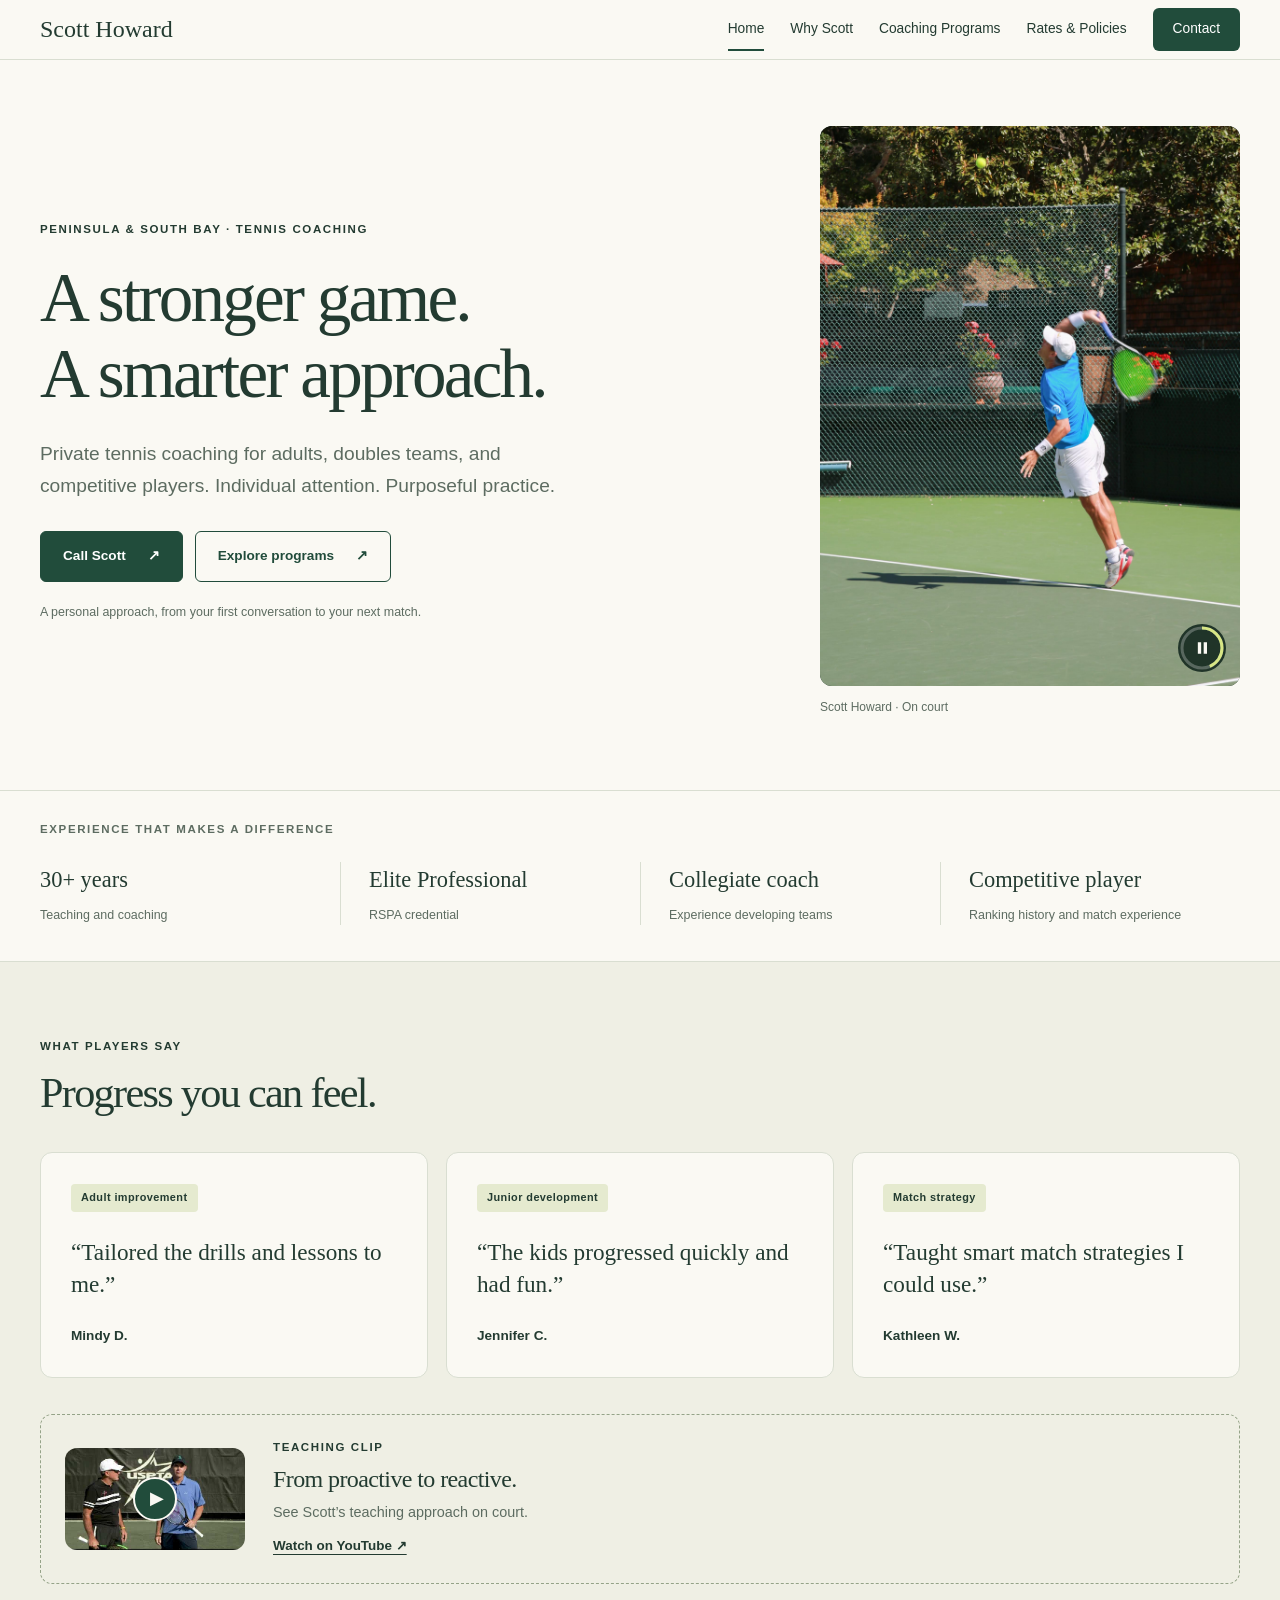
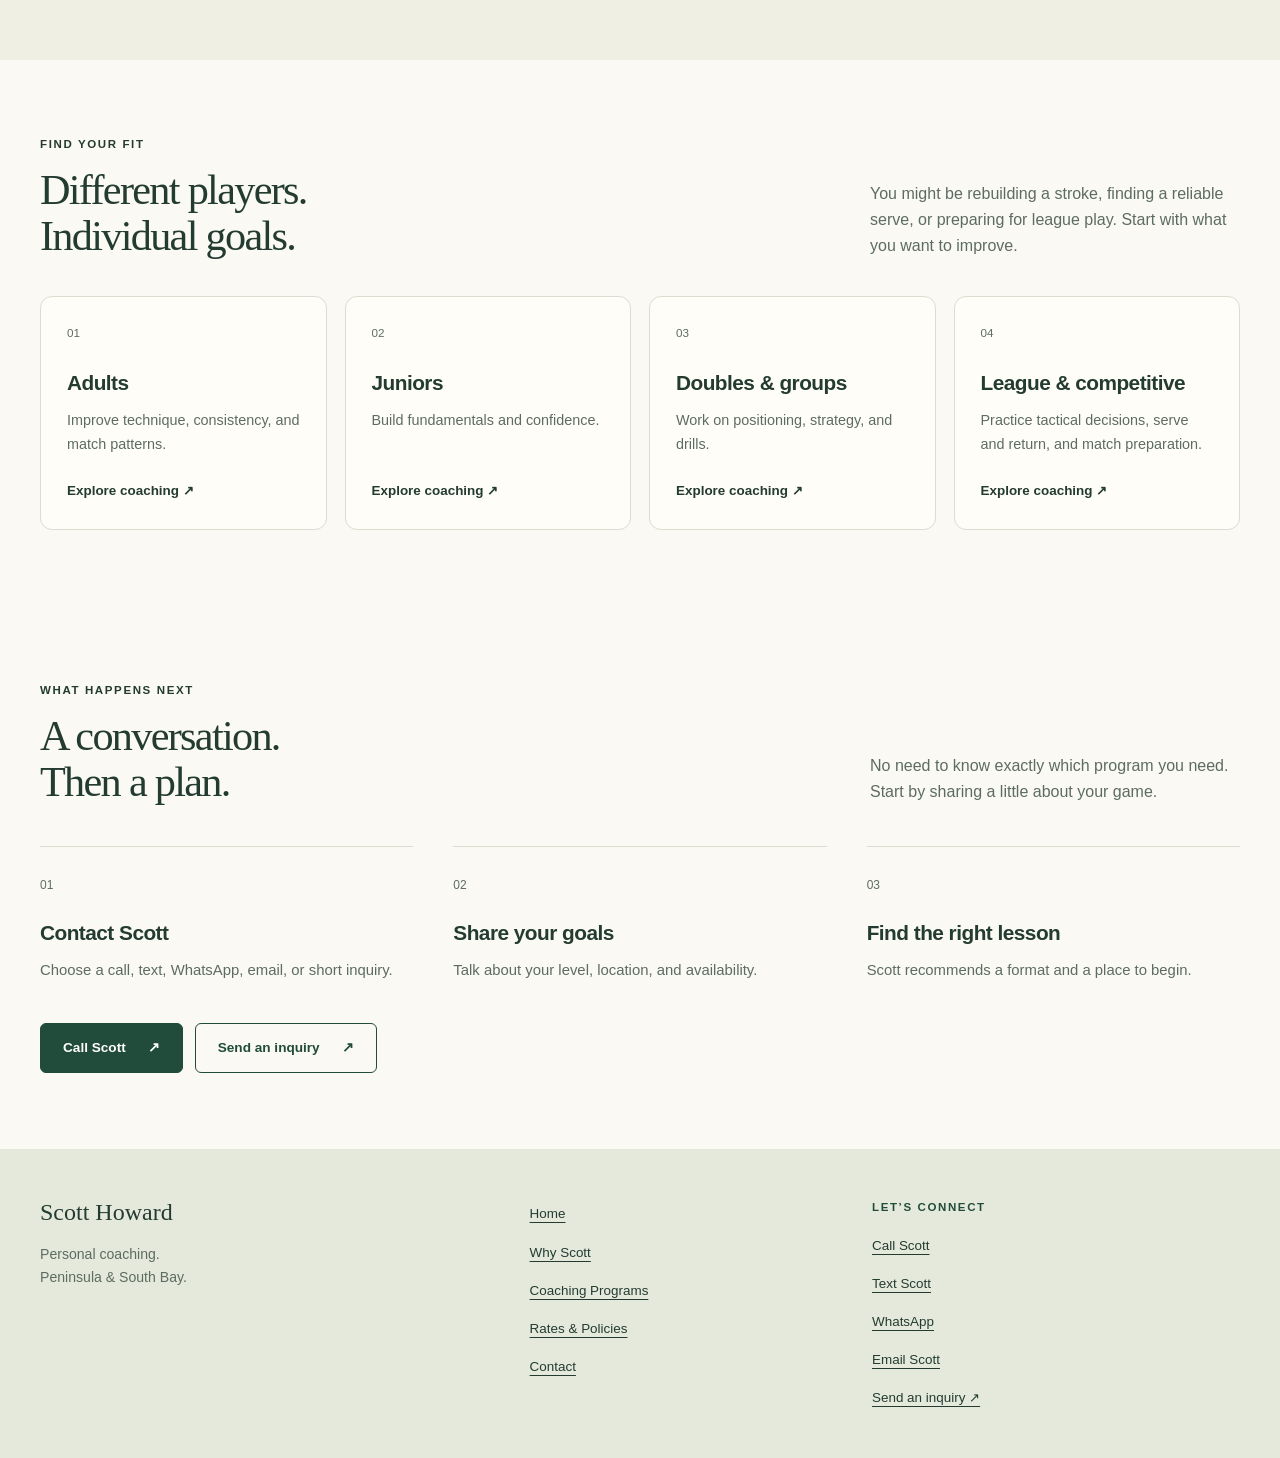
<file: site/index.html>
<!doctype html>
<html lang="en">
<head>
  <meta charset="utf-8">
  <meta name="viewport" content="width=device-width, initial-scale=1">
  <meta name="description" content="Personal tennis coaching for adults, doubles teams, and competitive players across the Peninsula and South Bay. Contact Scott Howard to discuss your goals.">
  <title>Home — Scott Howard Tennis</title>
  <link rel="canonical" href="https://scotthowardtennis.com/">
  <link rel="icon" href="assets/favicon.svg" type="image/svg+xml">
  <link rel="stylesheet" href="assets/css/styles.css">
  <script src="assets/js/analytics.js" defer></script>
  <script src="assets/js/site.js" defer></script>
</head>
<body>
  <a class="skip-link" href="#main">Skip to content</a>
  <header class="site-header"><div class="container header-layout"><a class="brand" href="index.html" aria-label="Scott Howard Tennis home"><span>Scott Howard</span></a><nav class="desktop-nav" aria-label="Main navigation"><a href="index.html" aria-current="page">Home</a><a href="why-scott.html">Why Scott</a><a href="coaching-programs.html">Coaching Programs</a><a href="rates-and-policies.html">Rates & Policies</a><a href="contact.html">Contact</a></nav><details class="mobile-menu"><summary>Menu <span aria-hidden="true">☰</span></summary><nav aria-label="Mobile navigation"><a href="index.html" aria-current="page">Home</a><a href="why-scott.html">Why Scott</a><a href="coaching-programs.html">Coaching Programs</a><a href="rates-and-policies.html">Rates & Policies</a><a href="contact.html">Contact</a></nav></details></div></header>
  <main id="main">
<section class="hero"><div class="container hero-grid"><div class="hero-copy"><p class="eyebrow">Peninsula & South Bay · Tennis coaching</p><h1>A stronger game.<br>A smarter approach.</h1><p class="lead">Private tennis coaching for adults, doubles teams, and competitive players. Individual attention. Purposeful practice.</p><div class="button-row"><a class="button" href="tel:+16502813680" data-analytics-method="call">Call Scott<span aria-hidden="true">↗</span></a><a class="button button-secondary" href="coaching-programs.html">Explore programs<span aria-hidden="true">↗</span></a></div><p class="hero-caption">A personal approach, from your first conversation to your next match.</p></div><figure class="photo photo-sequence hero-photo" data-photo-sequence>
  <div class="image-window" role="img" aria-label="Four-photo sequence of Scott Howard’s tennis serve on an outdoor court">
    <img class="is-active" src="assets/images/serve-1.jpg" alt="Scott Howard preparing to swing at the tossed ball during a tennis serve" aria-hidden="true" width="1838" height="2400" fetchpriority="high">
    <img src="assets/images/serve-2.jpg" alt="Scott Howard swinging his racket upward toward the ball during a tennis serve" aria-hidden="true" width="1640" height="2400">
    <img src="assets/images/serve-3.jpg" alt="Scott Howard following through across his body after a tennis serve" aria-hidden="true" width="2148" height="2400">
    <img src="assets/images/serve-4.jpg" alt="Scott Howard landing on his front foot after a tennis serve" aria-hidden="true" width="2047" height="2400">
    <button class="sequence-toggle" type="button" aria-label="Pause photo sequence" hidden>
      <svg class="sequence-ring" viewBox="0 0 48 48" aria-hidden="true">
        <circle class="sequence-ring-track" cx="24" cy="24" r="20"></circle>
        <circle class="sequence-ring-fill" cx="24" cy="24" r="20" pathLength="100" stroke-dasharray="100 100" stroke-dashoffset="100"></circle>
      </svg>
      <svg class="sequence-icon sequence-icon-pause" viewBox="0 0 24 24" aria-hidden="true"><path d="M7 5h4v14H7zM14 5h4v14h-4z"></path></svg>
      <svg class="sequence-icon sequence-icon-play" viewBox="0 0 24 24" aria-hidden="true"><path d="M8 5v14l11-7z"></path></svg>
    </button>
  </div>
  <figcaption>Scott Howard · On court</figcaption>
</figure></div></section>
<section class="authority-section"><div class="container"><div class="section-heading compact"><p class="eyebrow">Experience that makes a difference</p></div><div class="authority-grid"><div><span class="authority-value">30+ years</span><p>Teaching and coaching</p></div><div><span class="authority-value">Elite Professional</span><p>RSPA credential</p></div><div><span class="authority-value">Collegiate coach</span><p>Experience developing teams</p></div><div><span class="authority-value">Competitive player</span><p>Ranking history and match experience</p></div></div></div></section>
<section class="section section-tinted"><div class="container"><div class="section-heading"><div><p class="eyebrow">What players say</p><h2>Progress you can feel.</h2></div></div><div class="card-grid testimonial-grid"><figure class="quote-card"><span class="tag">Adult improvement</span><blockquote>“Tailored the drills and lessons to me.”</blockquote><figcaption>Mindy D. </figcaption></figure><figure class="quote-card"><span class="tag">Junior development</span><blockquote>“The kids progressed quickly and had fun.”</blockquote><figcaption>Jennifer C. </figcaption></figure><figure class="quote-card"><span class="tag">Match strategy</span><blockquote>“Taught smart match strategies I could use.”</blockquote><figcaption>Kathleen W. </figcaption></figure></div><section class="video-feature" aria-label="Teaching clip"><div class="video-frame"><a class="video-launch" href="https://www.youtube.com/watch?v=KXY-ha_yjQA" data-video-id="KXY-ha_yjQA" data-video-title="Proactive to reactive — Scott Howard" aria-label="Play Proactive to reactive — Scott Howard"><img src="assets/images/proactive-to-reactive.jpg" alt="Scott Howard with a fellow instructor in the Proactive to reactive tennis teaching video" width="480" height="360" loading="lazy"><span class="video-play" aria-hidden="true">▶</span></a></div><div class="video-copy"><p class="eyebrow">Teaching clip</p><h3>From proactive to reactive.</h3><p>See Scott’s teaching approach on court.</p><a class="text-link" href="https://www.youtube.com/watch?v=KXY-ha_yjQA">Watch on YouTube ↗</a></div></section></div></section>
<section class="section"><div class="container"><div class="section-heading"><div><p class="eyebrow">Find your fit</p><h2>Different players.<br>Individual goals.</h2></div><p>You might be rebuilding a stroke, finding a reliable serve, or preparing for league play. Start with what you want to improve.</p></div><div class="card-grid audience-grid"><a class="audience-card" href="coaching-programs.html#adults"><span class="card-number">01</span><h3>Adults</h3><p>Improve technique, consistency, and match patterns.</p><span class="text-link">Explore coaching <span aria-hidden="true">↗</span></span></a><a class="audience-card" href="coaching-programs.html#juniors"><span class="card-number">02</span><h3>Juniors</h3><p>Build fundamentals and confidence.</p><span class="text-link">Explore coaching <span aria-hidden="true">↗</span></span></a><a class="audience-card" href="coaching-programs.html#doubles-groups"><span class="card-number">03</span><h3>Doubles & groups</h3><p>Work on positioning, strategy, and drills.</p><span class="text-link">Explore coaching <span aria-hidden="true">↗</span></span></a><a class="audience-card" href="coaching-programs.html#competitive"><span class="card-number">04</span><h3>League & competitive</h3><p>Practice tactical decisions, serve and return, and match preparation.</p><span class="text-link">Explore coaching <span aria-hidden="true">↗</span></span></a></div></div></section>
<section class="section"><div class="container"><div class="section-heading"><div><p class="eyebrow">What happens next</p><h2>A conversation.<br>Then a plan.</h2></div><p>No need to know exactly which program you need. Start by sharing a little about your game.</p></div><ol class="steps"><li><span class="step-number">01</span><h3>Contact Scott</h3><p>Choose a call, text, WhatsApp, email, or short inquiry.</p></li><li><span class="step-number">02</span><h3>Share your goals</h3><p>Talk about your level, location, and availability.</p></li><li><span class="step-number">03</span><h3>Find the right lesson</h3><p>Scott recommends a format and a place to begin.</p></li></ol><div class="button-row"><a class="button" href="tel:+16502813680" data-analytics-method="call">Call Scott<span aria-hidden="true">↗</span></a><a class="button button-secondary" href="contact.html#inquiry">Send an inquiry<span aria-hidden="true">↗</span></a></div></div></section>
</main>
  <footer class="site-footer"><div class="container"><div class="footer-main"><div><a class="footer-brand" href="index.html">Scott Howard</a><p>Personal coaching.<br>Peninsula & South Bay.</p></div><nav class="footer-nav" aria-label="Footer navigation"><a href="index.html">Home</a><a href="why-scott.html">Why Scott</a><a href="coaching-programs.html">Coaching Programs</a><a href="rates-and-policies.html">Rates & Policies</a><a href="contact.html">Contact</a></nav><div class="footer-contact"><p class="eyebrow">Let’s connect</p><div class="footer-contact-links"><a class="contact-link" href="tel:+16502813680" data-analytics-method="call">Call Scott</a><a class="contact-link" href="sms:+16502813680" data-analytics-method="text">Text Scott</a><a class="contact-link" href="https://wa.me/16502813680?text=Hi%20Scott%2C%20I%27d%20like%20to%20ask%20about%20tennis%20coaching.%20My%20level%2C%20goals%2C%20preferred%20location%2C%20and%20availability%20are%3A" data-analytics-method="whatsapp">WhatsApp</a><a class="contact-link" href="mailto:jscottiehoward61@yahoo.com?subject=Tennis%20coaching%20inquiry" data-analytics-method="email">Email Scott</a><a href="contact.html#inquiry">Send an inquiry ↗</a></div></div></div></div></footer>
</body>
</html>
</file>
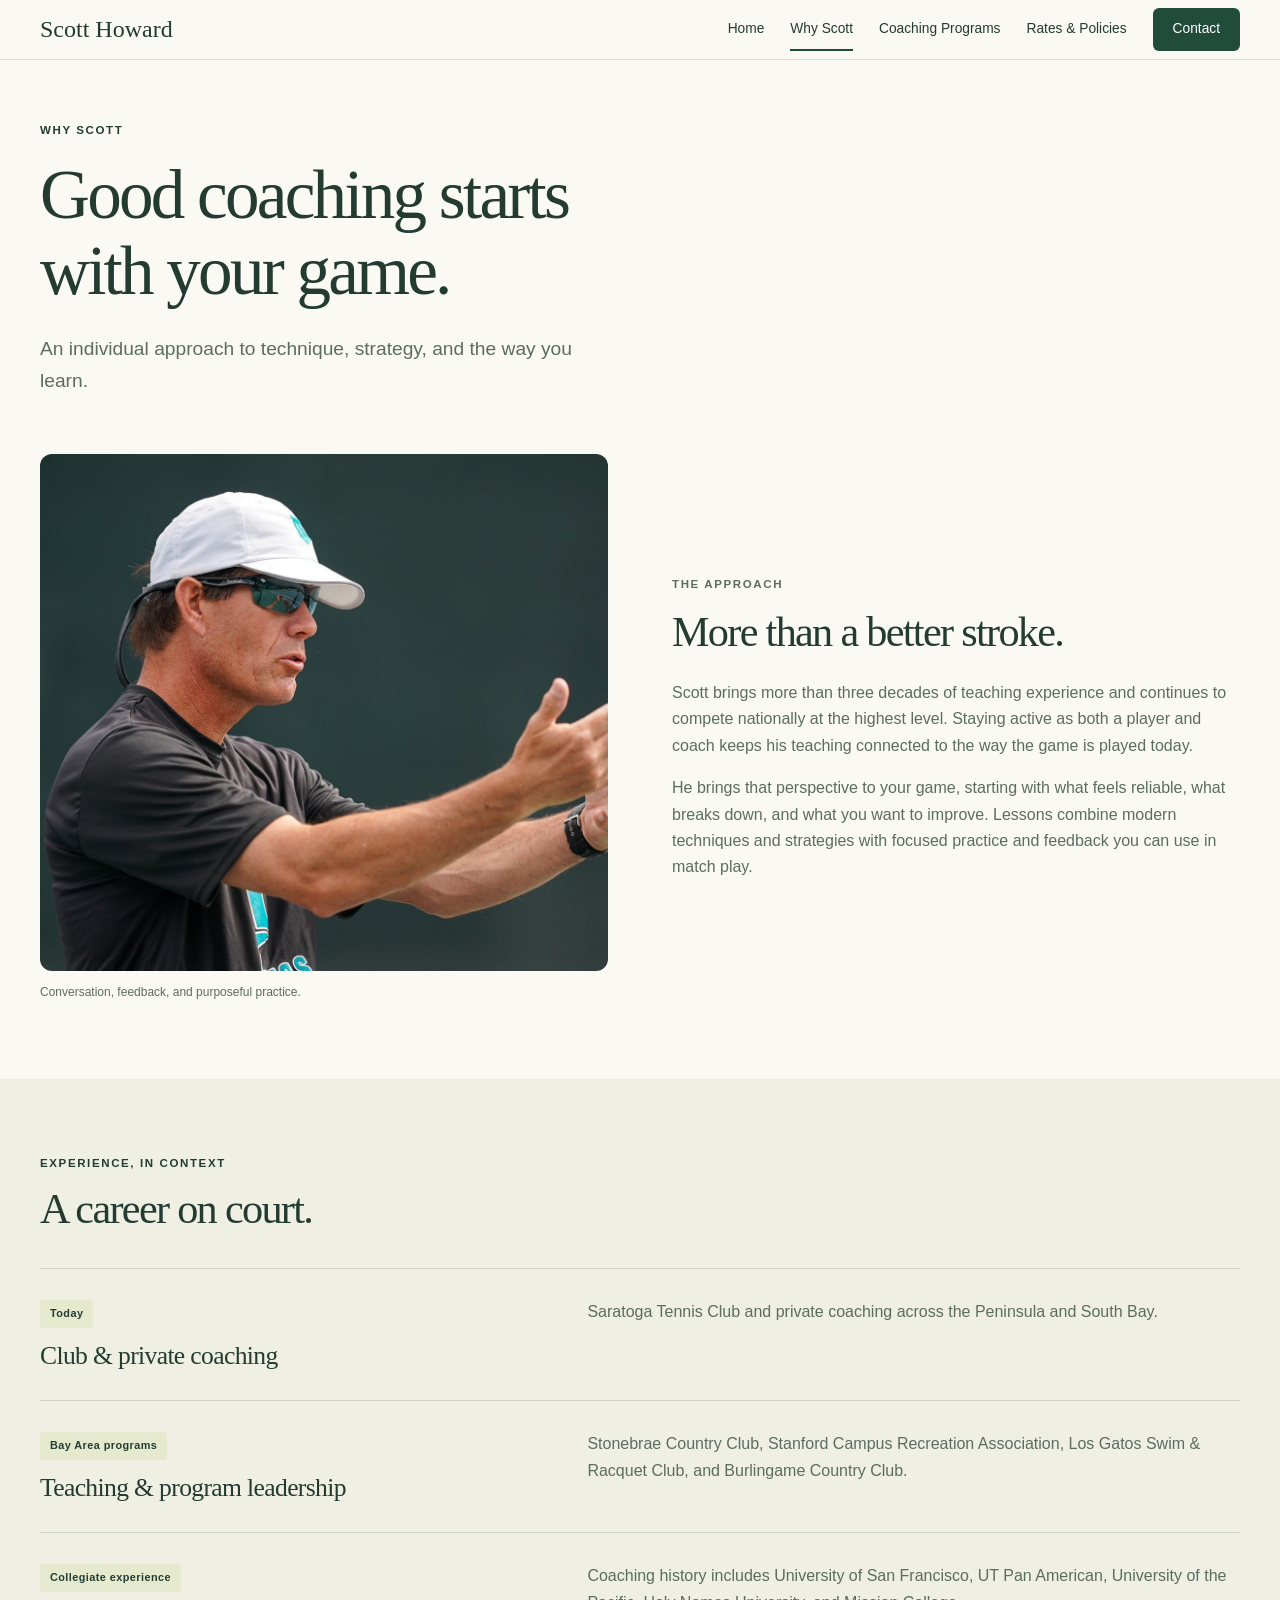
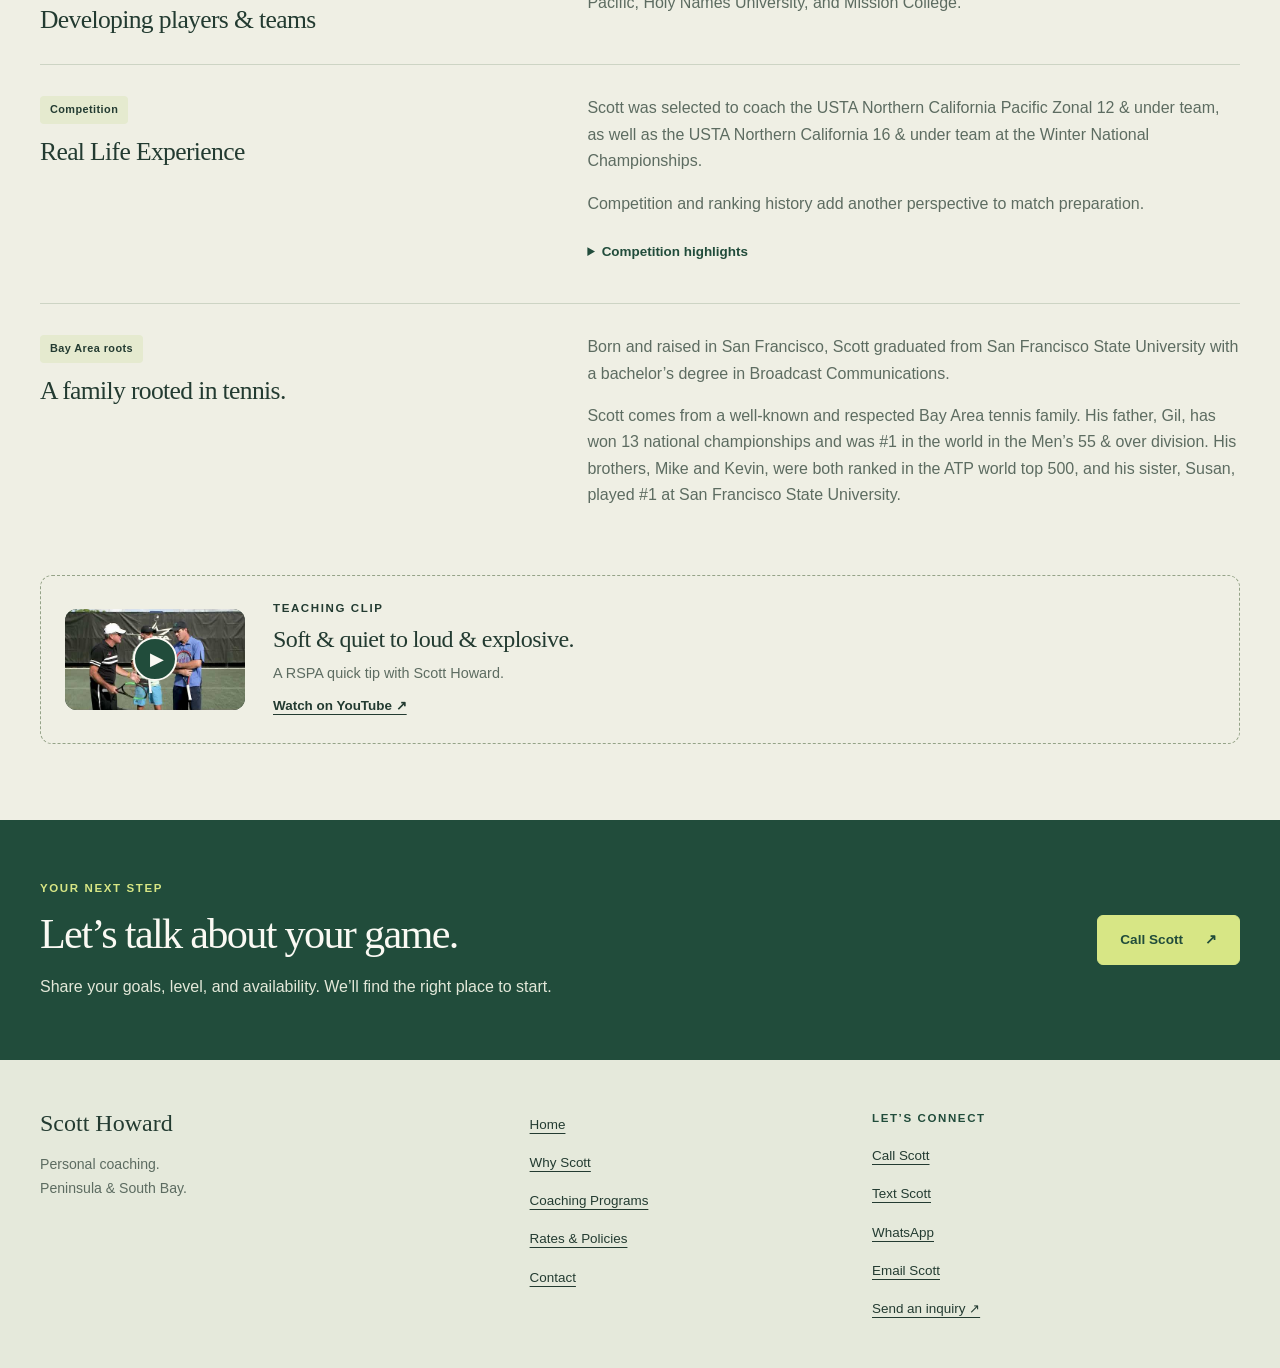
<file: site/about/index.html>
<!doctype html>
<html lang="en">
<head>
  <meta charset="utf-8">
  <meta name="viewport" content="width=device-width, initial-scale=1">
  <meta http-equiv="refresh" content="0; url=../why-scott.html">
  <link rel="canonical" href="https://scotthowardtennis.com/why-scott.html">
  <title>Page moved — Scott Howard Tennis</title>
</head>
<body>
  <main>
    <h1>This page has moved.</h1>
    <p><a href="../why-scott.html">Continue to Scott Howard Tennis</a>.</p>
  </main>
</body>
</html>
</file>
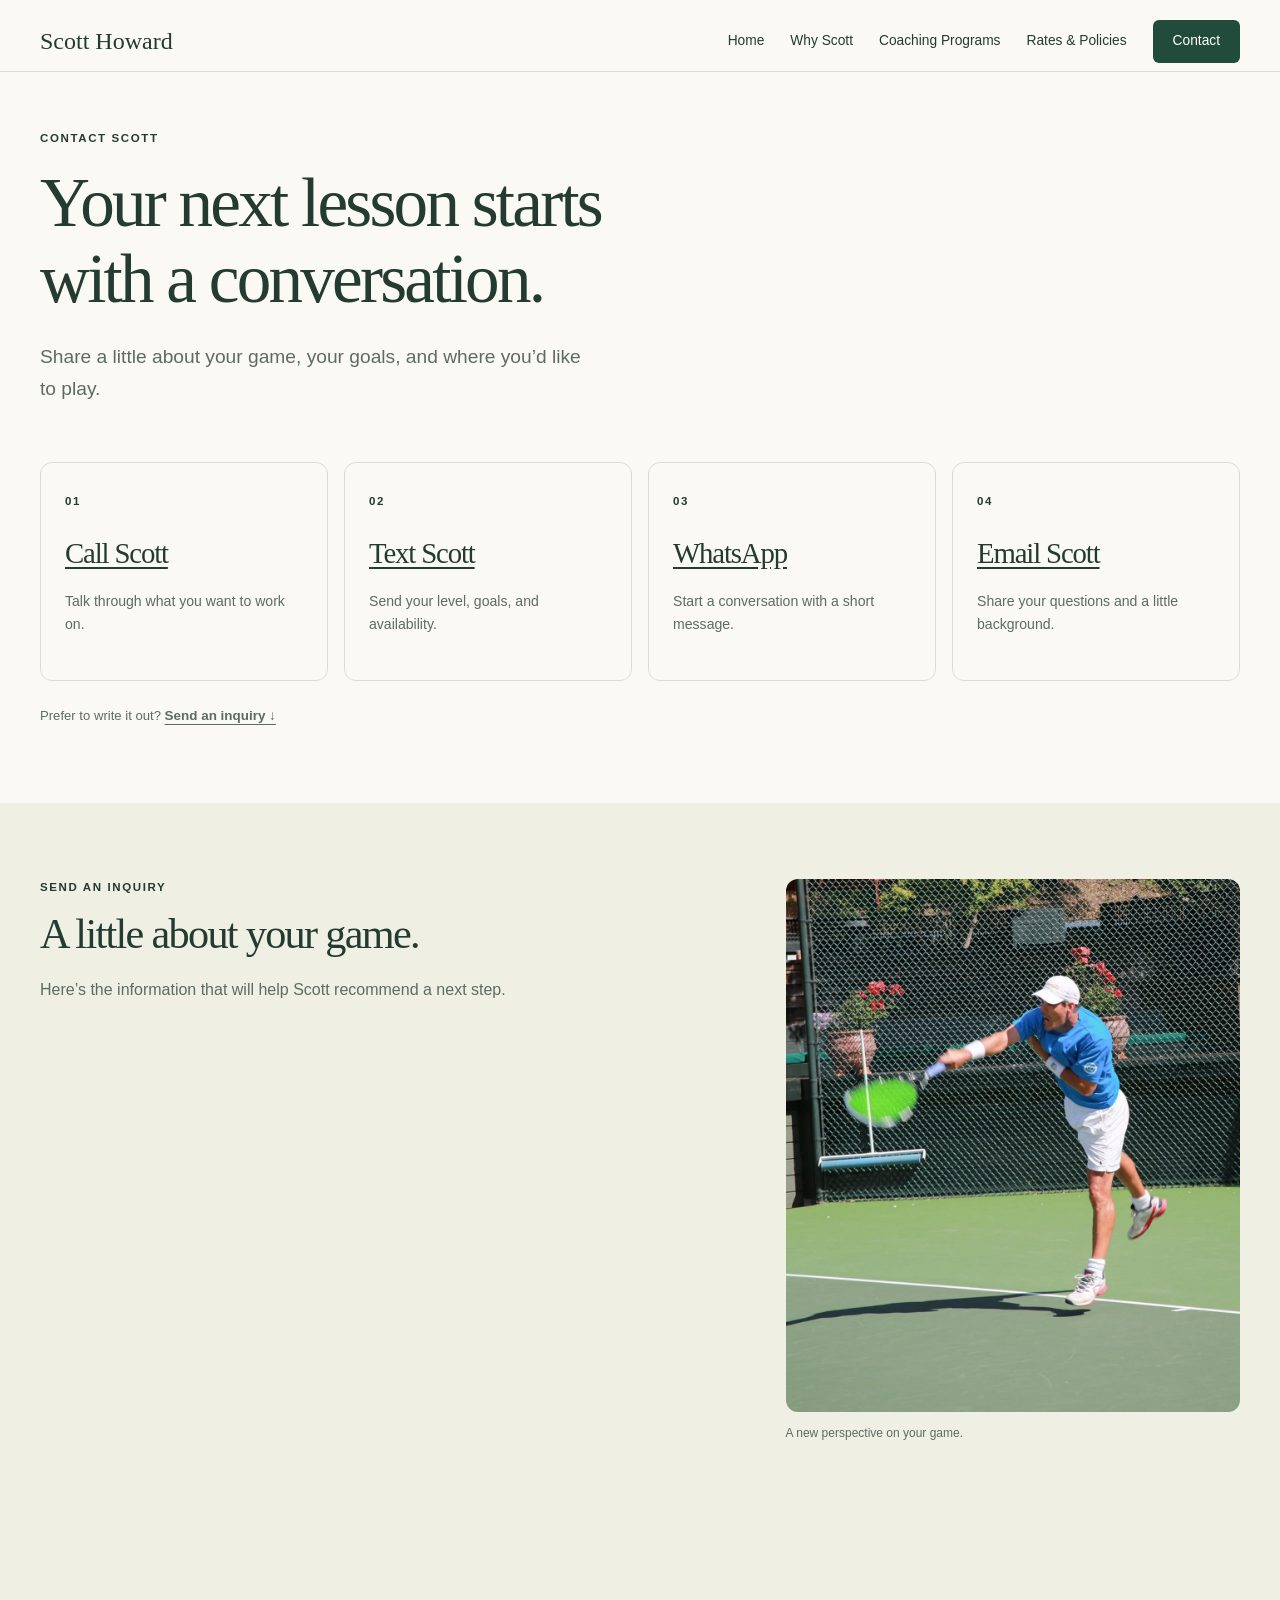
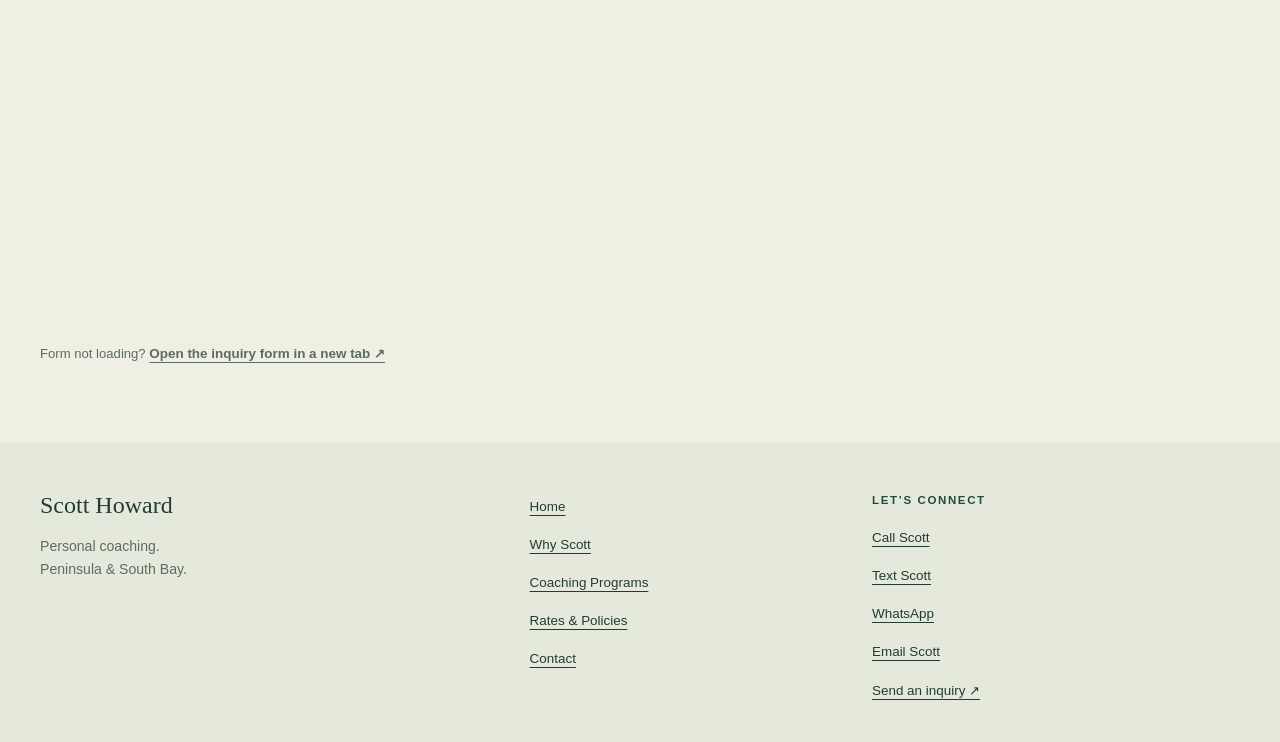
<file: site/contact/index.html>
<!doctype html>
<html lang="en">
<head>
  <meta charset="utf-8">
  <meta name="viewport" content="width=device-width, initial-scale=1">
  <meta http-equiv="refresh" content="0; url=../contact.html">
  <link rel="canonical" href="https://scotthowardtennis.com/contact.html">
  <title>Page moved — Scott Howard Tennis</title>
</head>
<body>
  <main>
    <h1>This page has moved.</h1>
    <p><a href="../contact.html">Continue to Scott Howard Tennis</a>.</p>
  </main>
</body>
</html>
</file>
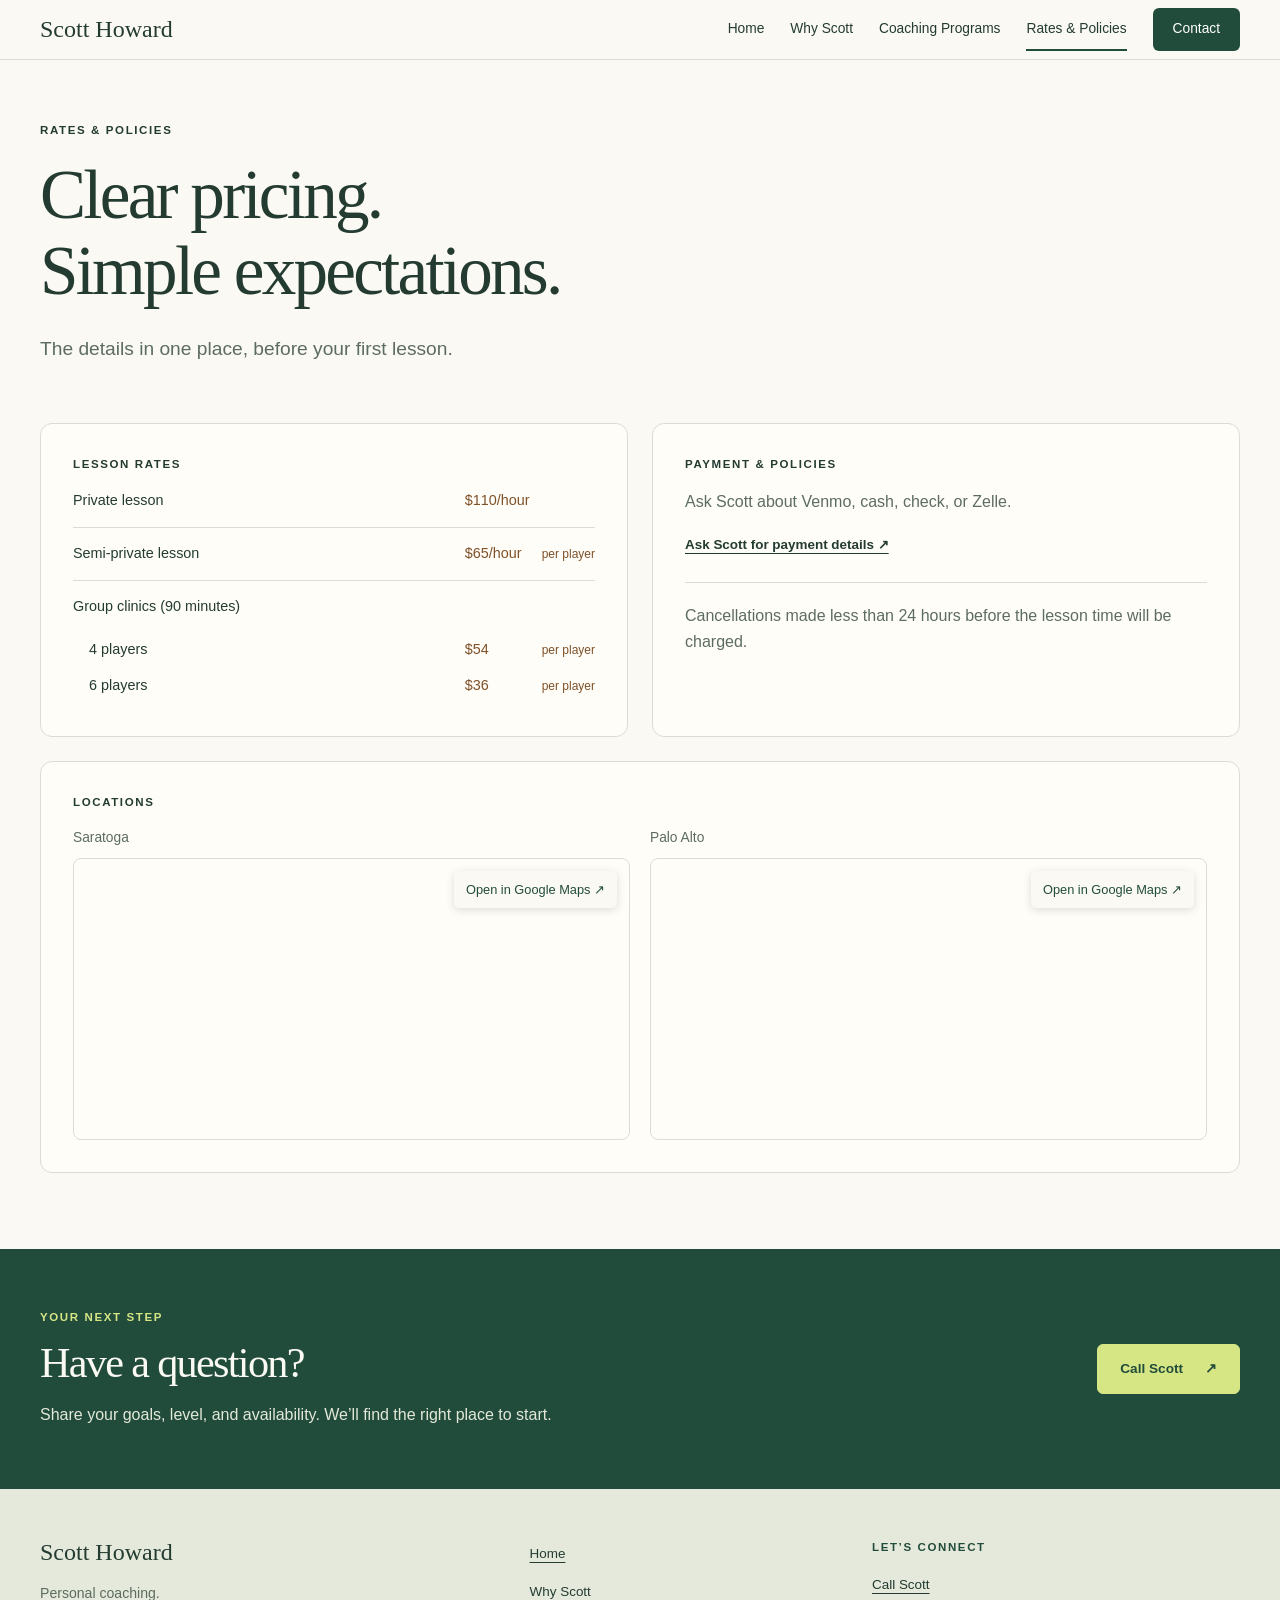
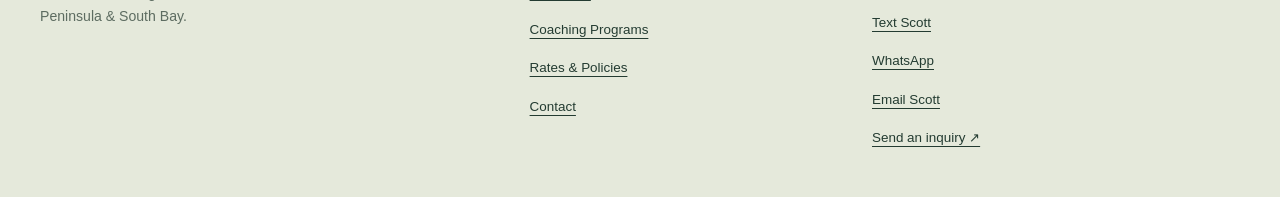
<file: site/lessons-info/index.html>
<!doctype html>
<html lang="en">
<head>
  <meta charset="utf-8">
  <meta name="viewport" content="width=device-width, initial-scale=1">
  <meta http-equiv="refresh" content="0; url=../rates-and-policies.html">
  <link rel="canonical" href="https://scotthowardtennis.com/rates-and-policies.html">
  <title>Page moved — Scott Howard Tennis</title>
</head>
<body>
  <main>
    <h1>This page has moved.</h1>
    <p><a href="../rates-and-policies.html">Continue to Scott Howard Tennis</a>.</p>
  </main>
</body>
</html>
</file>
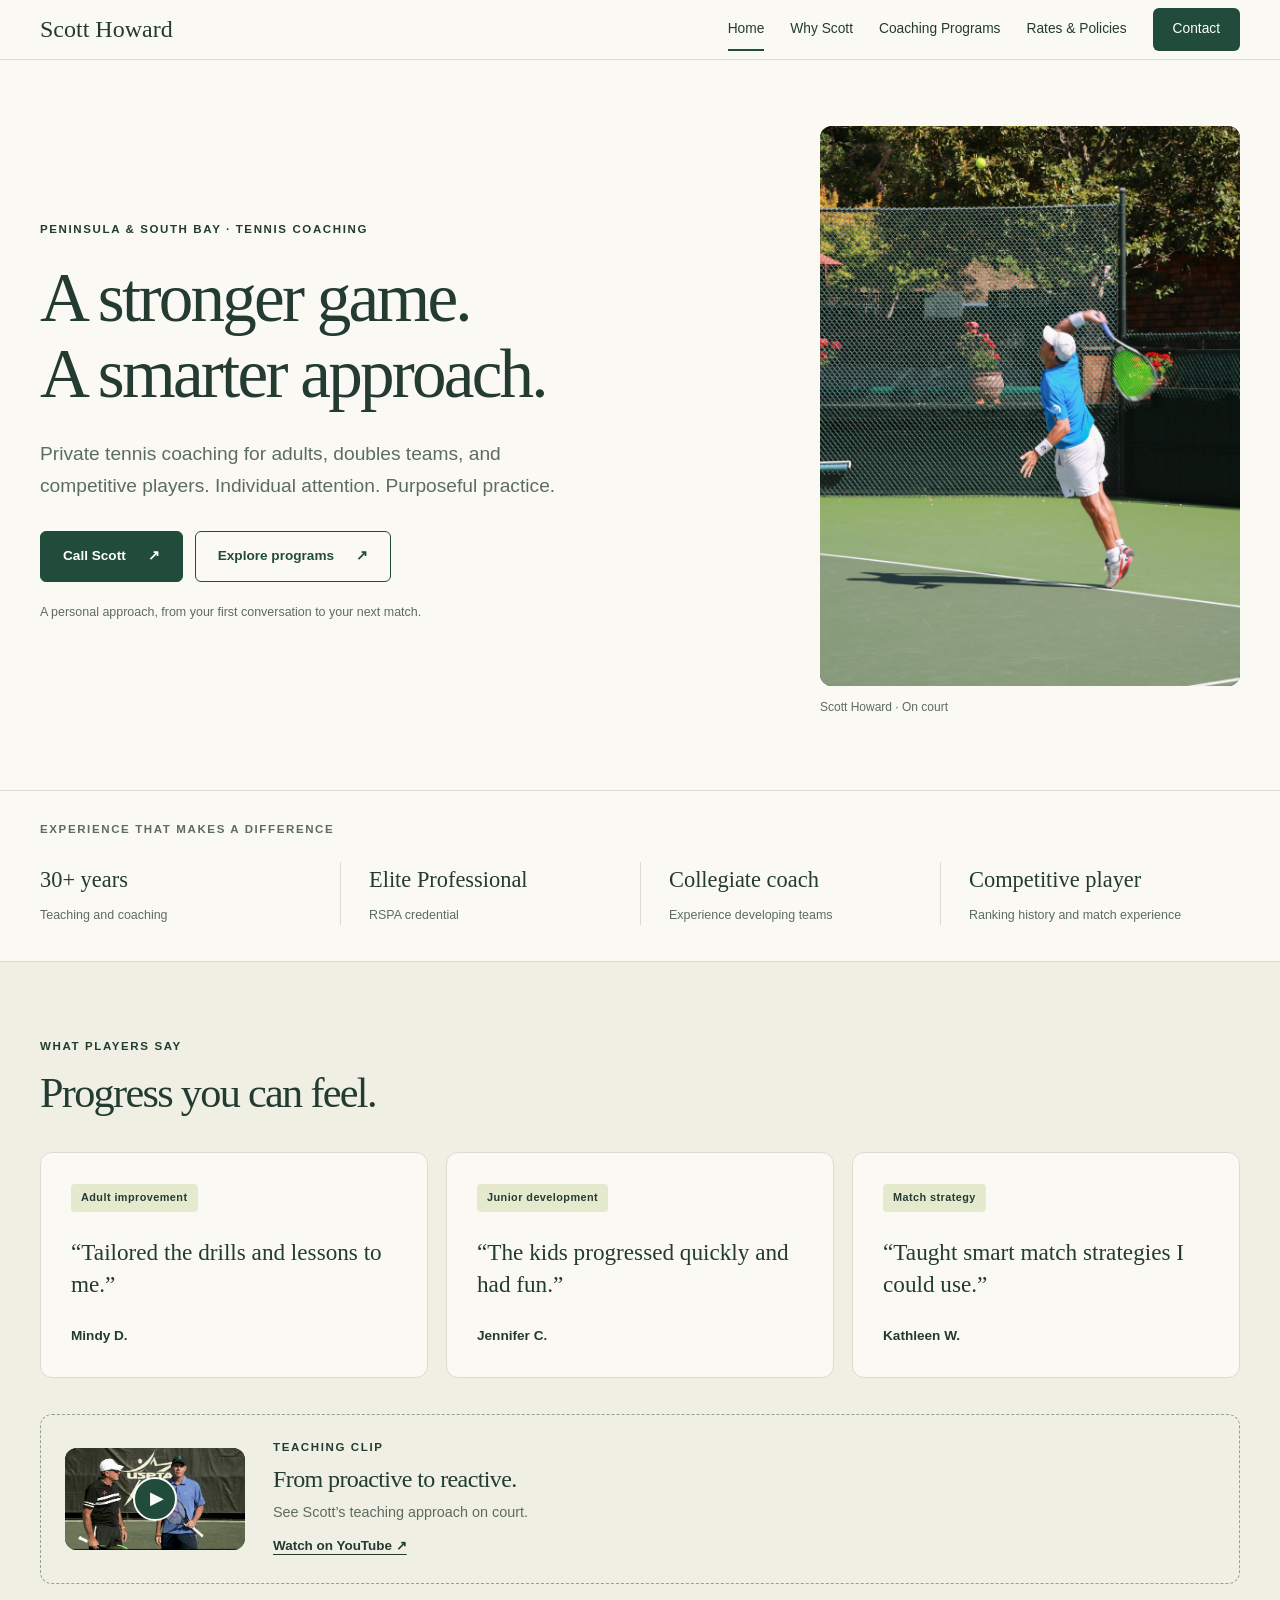
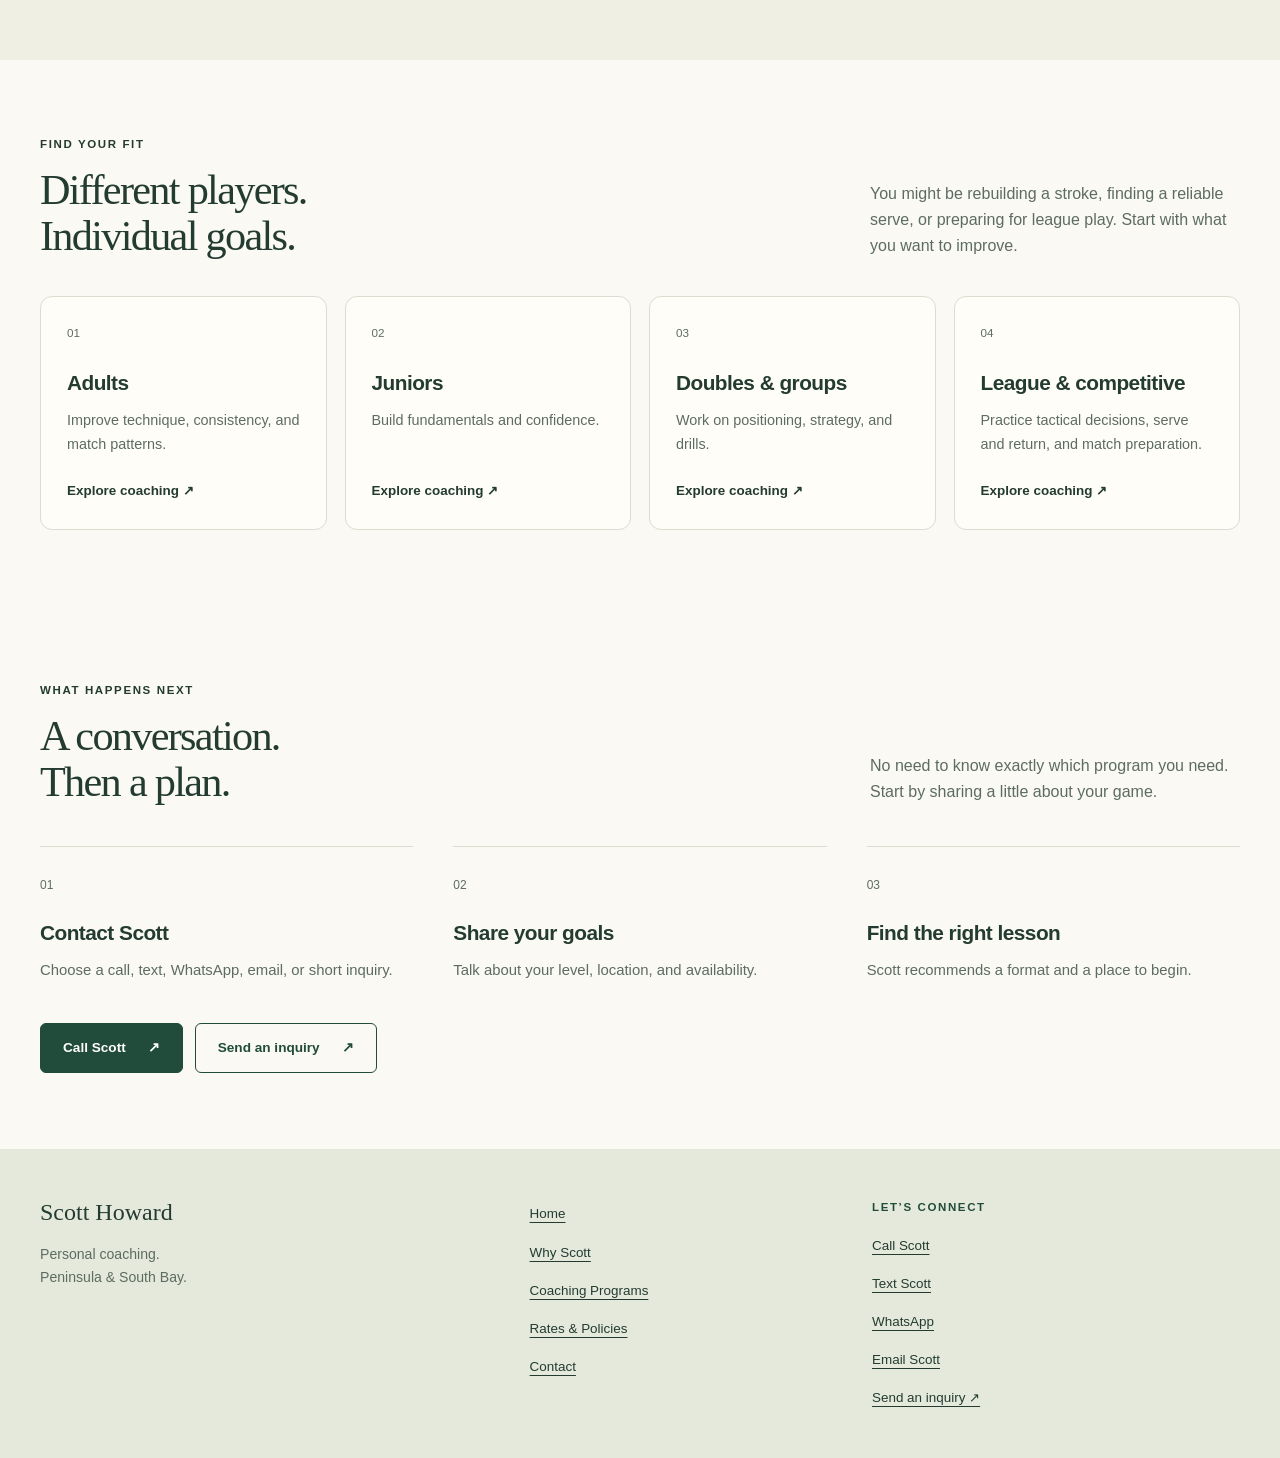
<file: site/testimonials/index.html>
<!doctype html>
<html lang="en">
<head>
  <meta charset="utf-8">
  <meta name="viewport" content="width=device-width, initial-scale=1">
  <meta http-equiv="refresh" content="0; url=../index.html">
  <link rel="canonical" href="https://scotthowardtennis.com/">
  <title>Page moved — Scott Howard Tennis</title>
</head>
<body>
  <main>
    <h1>This page has moved.</h1>
    <p><a href="../index.html">Continue to Scott Howard Tennis</a>.</p>
  </main>
</body>
</html>
</file>
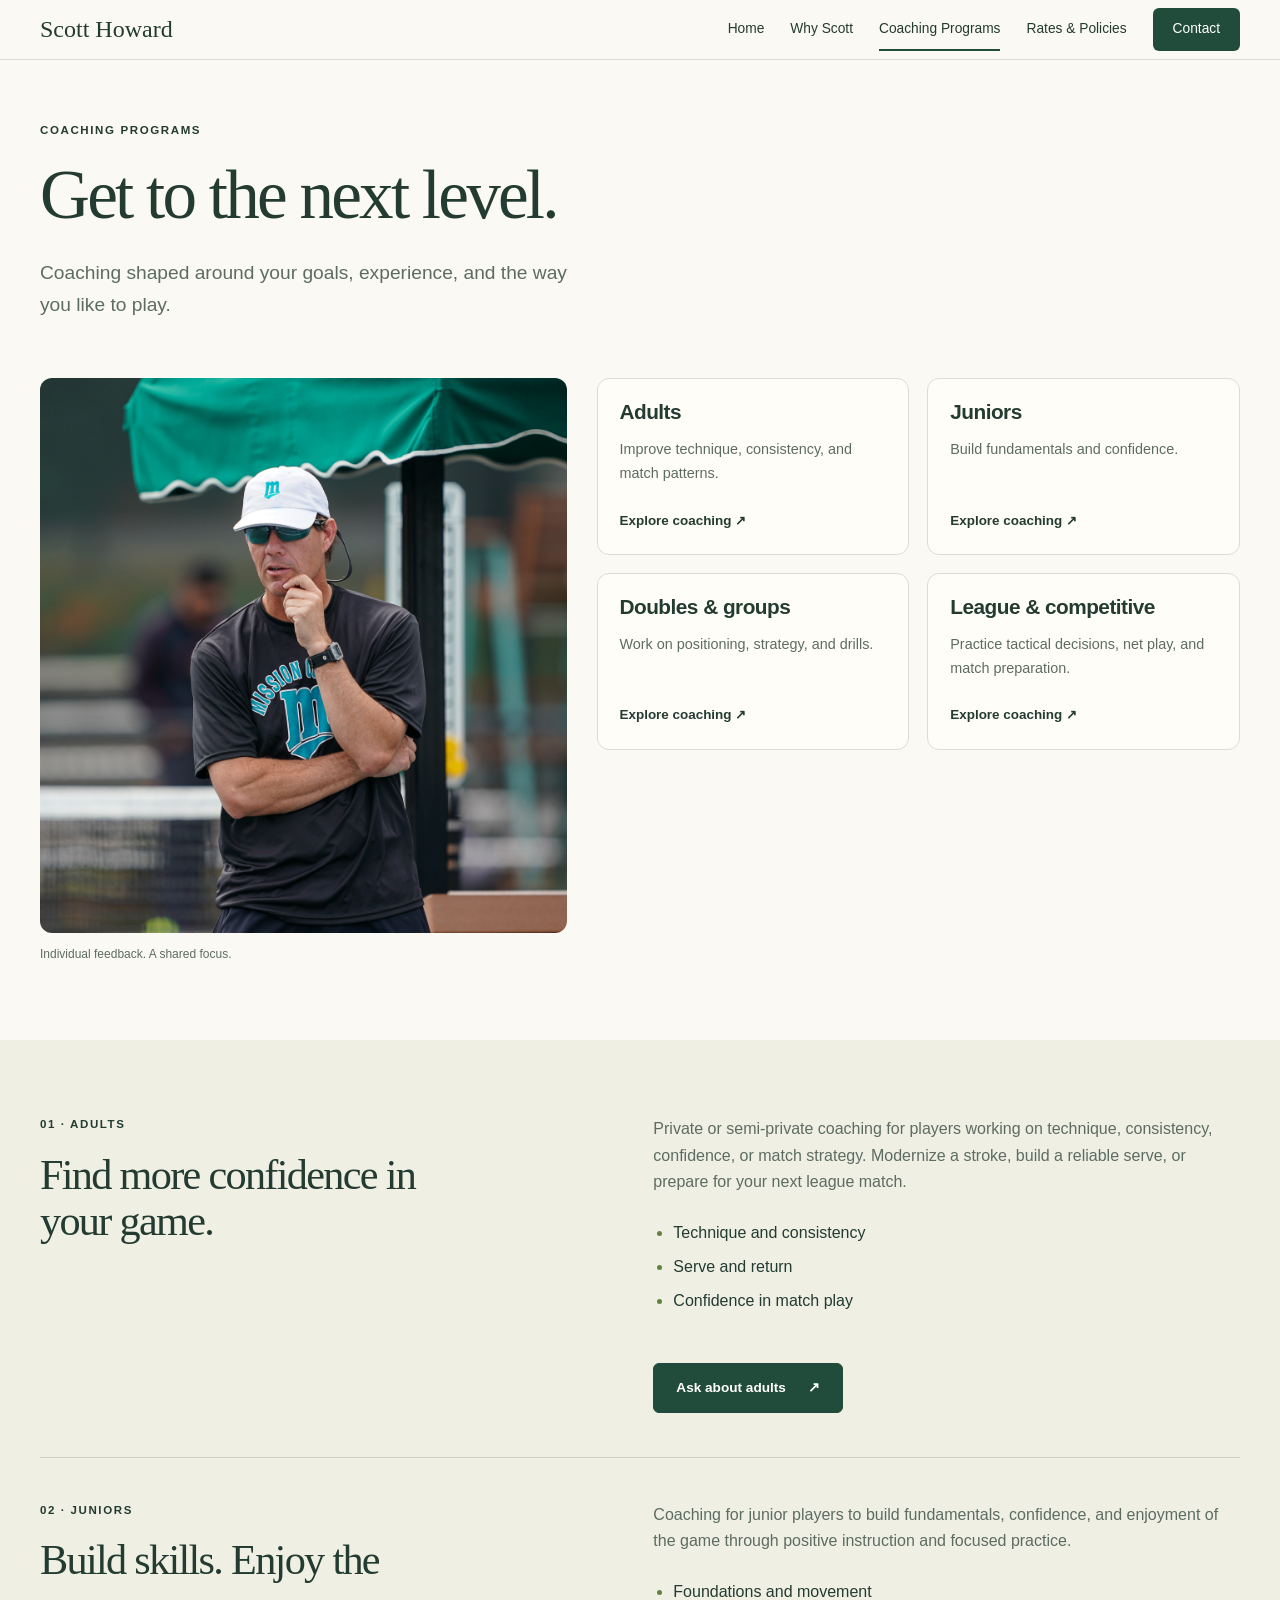
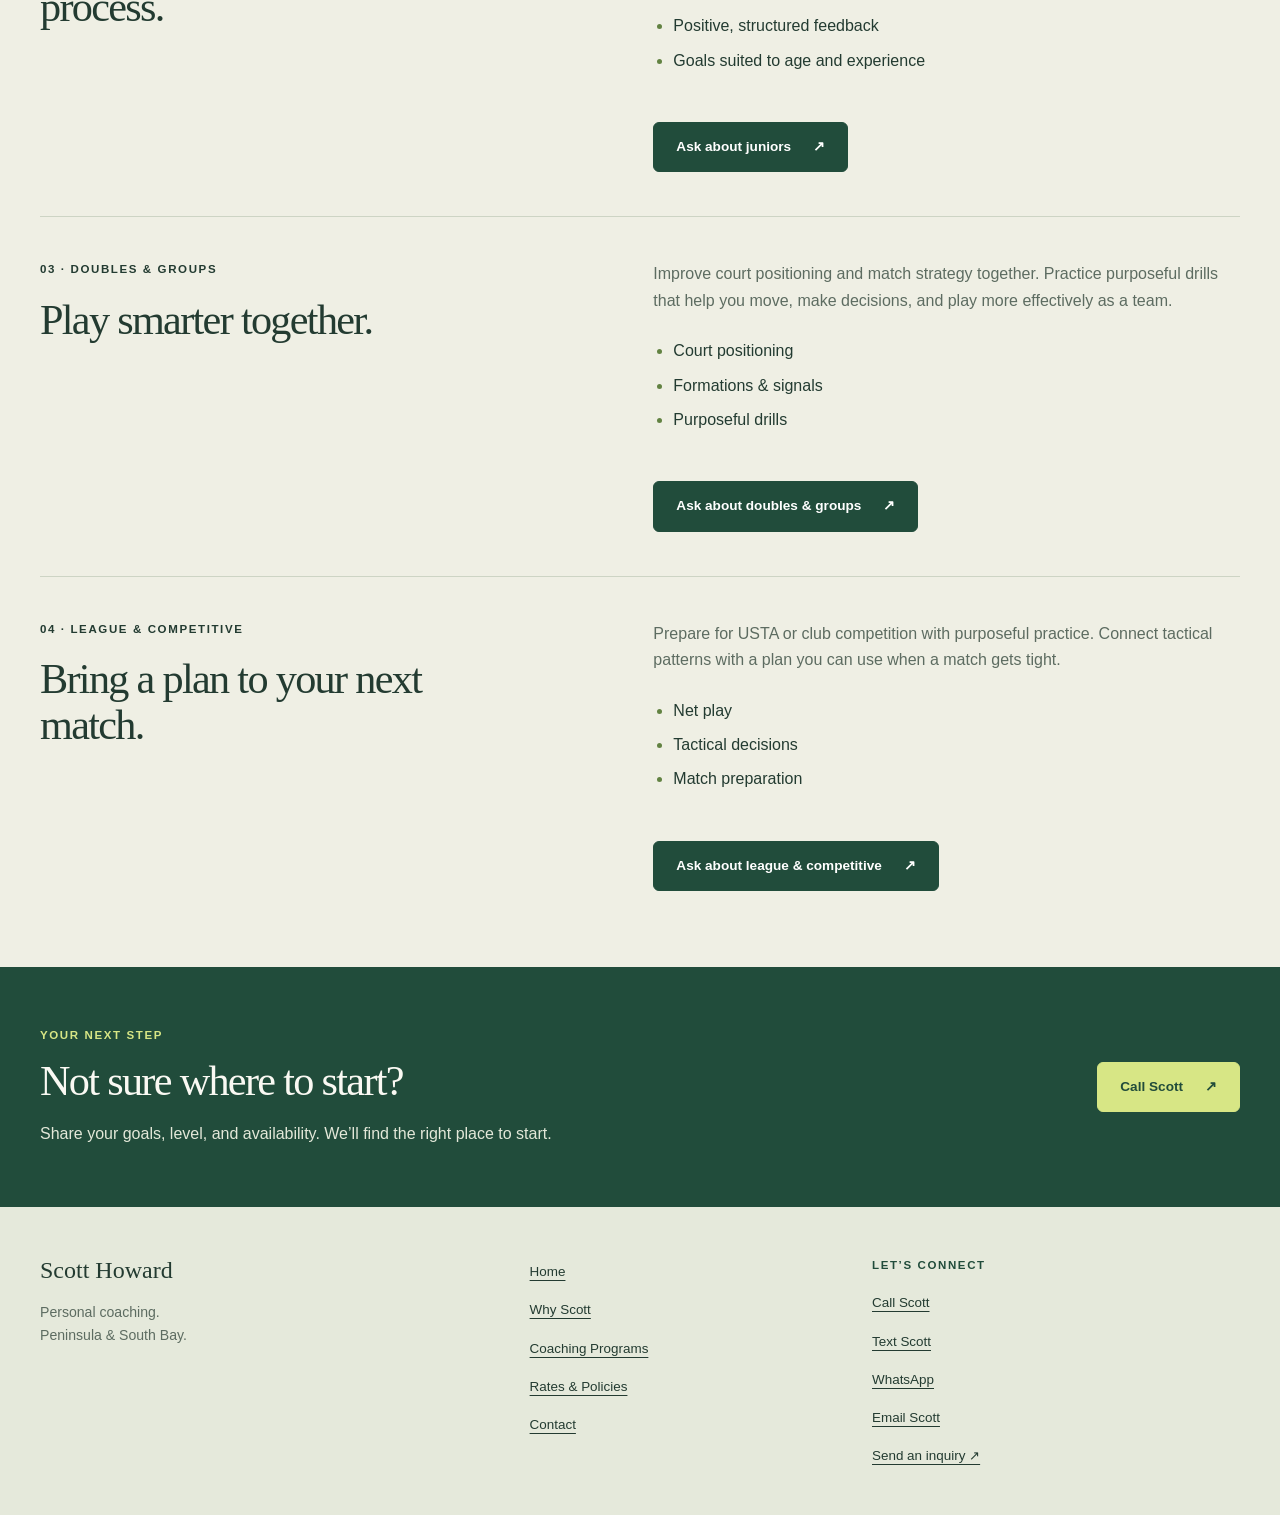
<file: site/coaching-programs.html>
<!doctype html>
<html lang="en">
<head>
  <meta charset="utf-8">
  <meta name="viewport" content="width=device-width, initial-scale=1">
  <meta name="description" content="Explore tennis coaching for adults, juniors, doubles teams, groups, and competitive players with Scott Howard.">
  <title>Coaching Programs — Scott Howard Tennis</title>
  <link rel="canonical" href="https://scotthowardtennis.com/coaching-programs.html">
  <link rel="icon" href="assets/favicon.svg" type="image/svg+xml">
  <link rel="stylesheet" href="assets/css/styles.css">
  <script src="assets/js/analytics.js" defer></script>
  <script src="assets/js/site.js" defer></script>
</head>
<body>
  <a class="skip-link" href="#main">Skip to content</a>
  <header class="site-header"><div class="container header-layout"><a class="brand" href="index.html" aria-label="Scott Howard Tennis home"><span>Scott Howard</span></a><nav class="desktop-nav" aria-label="Main navigation"><a href="index.html">Home</a><a href="why-scott.html">Why Scott</a><a href="coaching-programs.html" aria-current="page">Coaching Programs</a><a href="rates-and-policies.html">Rates & Policies</a><a href="contact.html">Contact</a></nav><details class="mobile-menu"><summary>Menu <span aria-hidden="true">☰</span></summary><nav aria-label="Mobile navigation"><a href="index.html">Home</a><a href="why-scott.html">Why Scott</a><a href="coaching-programs.html" aria-current="page">Coaching Programs</a><a href="rates-and-policies.html">Rates & Policies</a><a href="contact.html">Contact</a></nav></details></div></header>
  <main id="main"><header class="page-intro"><div class="container"><p class="eyebrow">Coaching programs</p><h1>Get to the next level.</h1><p class="lead">Coaching shaped around your goals, experience, and the way you like to play.</p></div></header><section class="section section-top"><div class="container program-overview"><figure class="photo coaching-photo">
  <img src="assets/images/coaching-4.jpg" alt="Scott Howard watching play on court with one hand resting on his chin" width="4000" height="2660">
  <figcaption>Individual feedback. A shared focus.</figcaption>
</figure><div class="card-grid audience-grid"><a class="audience-card" href="#adults"><h3>Adults</h3><p>Improve technique, consistency, and match patterns.</p><span class="text-link">Explore coaching <span aria-hidden="true">↗</span></span></a><a class="audience-card" href="#juniors"><h3>Juniors</h3><p>Build fundamentals and confidence.</p><span class="text-link">Explore coaching <span aria-hidden="true">↗</span></span></a><a class="audience-card" href="#doubles-groups"><h3>Doubles & groups</h3><p>Work on positioning, strategy, and drills.</p><span class="text-link">Explore coaching <span aria-hidden="true">↗</span></span></a><a class="audience-card" href="#competitive"><h3>League & competitive</h3><p>Practice tactical decisions, net play, and match preparation.</p><span class="text-link">Explore coaching <span aria-hidden="true">↗</span></span></a></div></div></section><section class="section section-tinted"><div class="container program-sections"><article id="adults" class="program-detail"><div><p class="eyebrow">01 · Adults</p><h2>Find more confidence in your game.</h2></div><div class="prose"><p>Private or semi-private coaching for players working on technique, consistency, confidence, or match strategy. Modernize a stroke, build a reliable serve, or prepare for your next league match.</p><ul class="check-list"><li>Technique and consistency</li><li>Serve and return</li><li>Confidence in match play</li></ul><a class="button" href="contact.html#inquiry">Ask about adults<span aria-hidden="true">↗</span></a></div></article><article id="juniors" class="program-detail"><div><p class="eyebrow">02 · Juniors</p><h2>Build skills. Enjoy the process.</h2></div><div class="prose"><p>Coaching for junior players to build fundamentals, confidence, and enjoyment of the game through positive instruction and focused practice.</p><ul class="check-list"><li>Foundations and movement</li><li>Positive, structured feedback</li><li>Goals suited to age and experience</li></ul><a class="button" href="contact.html#inquiry">Ask about juniors<span aria-hidden="true">↗</span></a></div></article><article id="doubles-groups" class="program-detail"><div><p class="eyebrow">03 · Doubles & groups</p><h2>Play smarter together.</h2></div><div class="prose"><p>Improve court positioning and match strategy together. Practice purposeful drills that help you move, make decisions, and play more effectively as a team.</p><ul class="check-list"><li>Court positioning</li><li>Formations &amp; signals</li><li>Purposeful drills</li></ul><a class="button" href="contact.html#inquiry">Ask about doubles & groups<span aria-hidden="true">↗</span></a></div></article><article id="competitive" class="program-detail"><div><p class="eyebrow">04 · League & competitive</p><h2>Bring a plan to your next match.</h2></div><div class="prose"><p>Prepare for USTA or club competition with purposeful practice. Connect tactical patterns with a plan you can use when a match gets tight.</p><ul class="check-list"><li>Net play</li><li>Tactical decisions</li><li>Match preparation</li></ul><a class="button" href="contact.html#inquiry">Ask about league & competitive<span aria-hidden="true">↗</span></a></div></article></div></section><section class="cta-section"><div class="container cta-layout"><div><p class="eyebrow">Your next step</p><h2>Not sure where to start?</h2><p>Share your goals, level, and availability. We’ll find the right place to start.</p></div><a class="button" href="tel:+16502813680" data-analytics-method="call">Call Scott<span aria-hidden="true">↗</span></a></div></section></main>
  <footer class="site-footer"><div class="container"><div class="footer-main"><div><a class="footer-brand" href="index.html">Scott Howard</a><p>Personal coaching.<br>Peninsula & South Bay.</p></div><nav class="footer-nav" aria-label="Footer navigation"><a href="index.html">Home</a><a href="why-scott.html">Why Scott</a><a href="coaching-programs.html">Coaching Programs</a><a href="rates-and-policies.html">Rates & Policies</a><a href="contact.html">Contact</a></nav><div class="footer-contact"><p class="eyebrow">Let’s connect</p><div class="footer-contact-links"><a class="contact-link" href="tel:+16502813680" data-analytics-method="call">Call Scott</a><a class="contact-link" href="sms:+16502813680" data-analytics-method="text">Text Scott</a><a class="contact-link" href="https://wa.me/16502813680?text=Hi%20Scott%2C%20I%27d%20like%20to%20ask%20about%20tennis%20coaching.%20My%20level%2C%20goals%2C%20preferred%20location%2C%20and%20availability%20are%3A" data-analytics-method="whatsapp">WhatsApp</a><a class="contact-link" href="mailto:jscottiehoward61@yahoo.com?subject=Tennis%20coaching%20inquiry" data-analytics-method="email">Email Scott</a><a href="contact.html#inquiry">Send an inquiry ↗</a></div></div></div></div></footer>
</body>
</html>
</file>
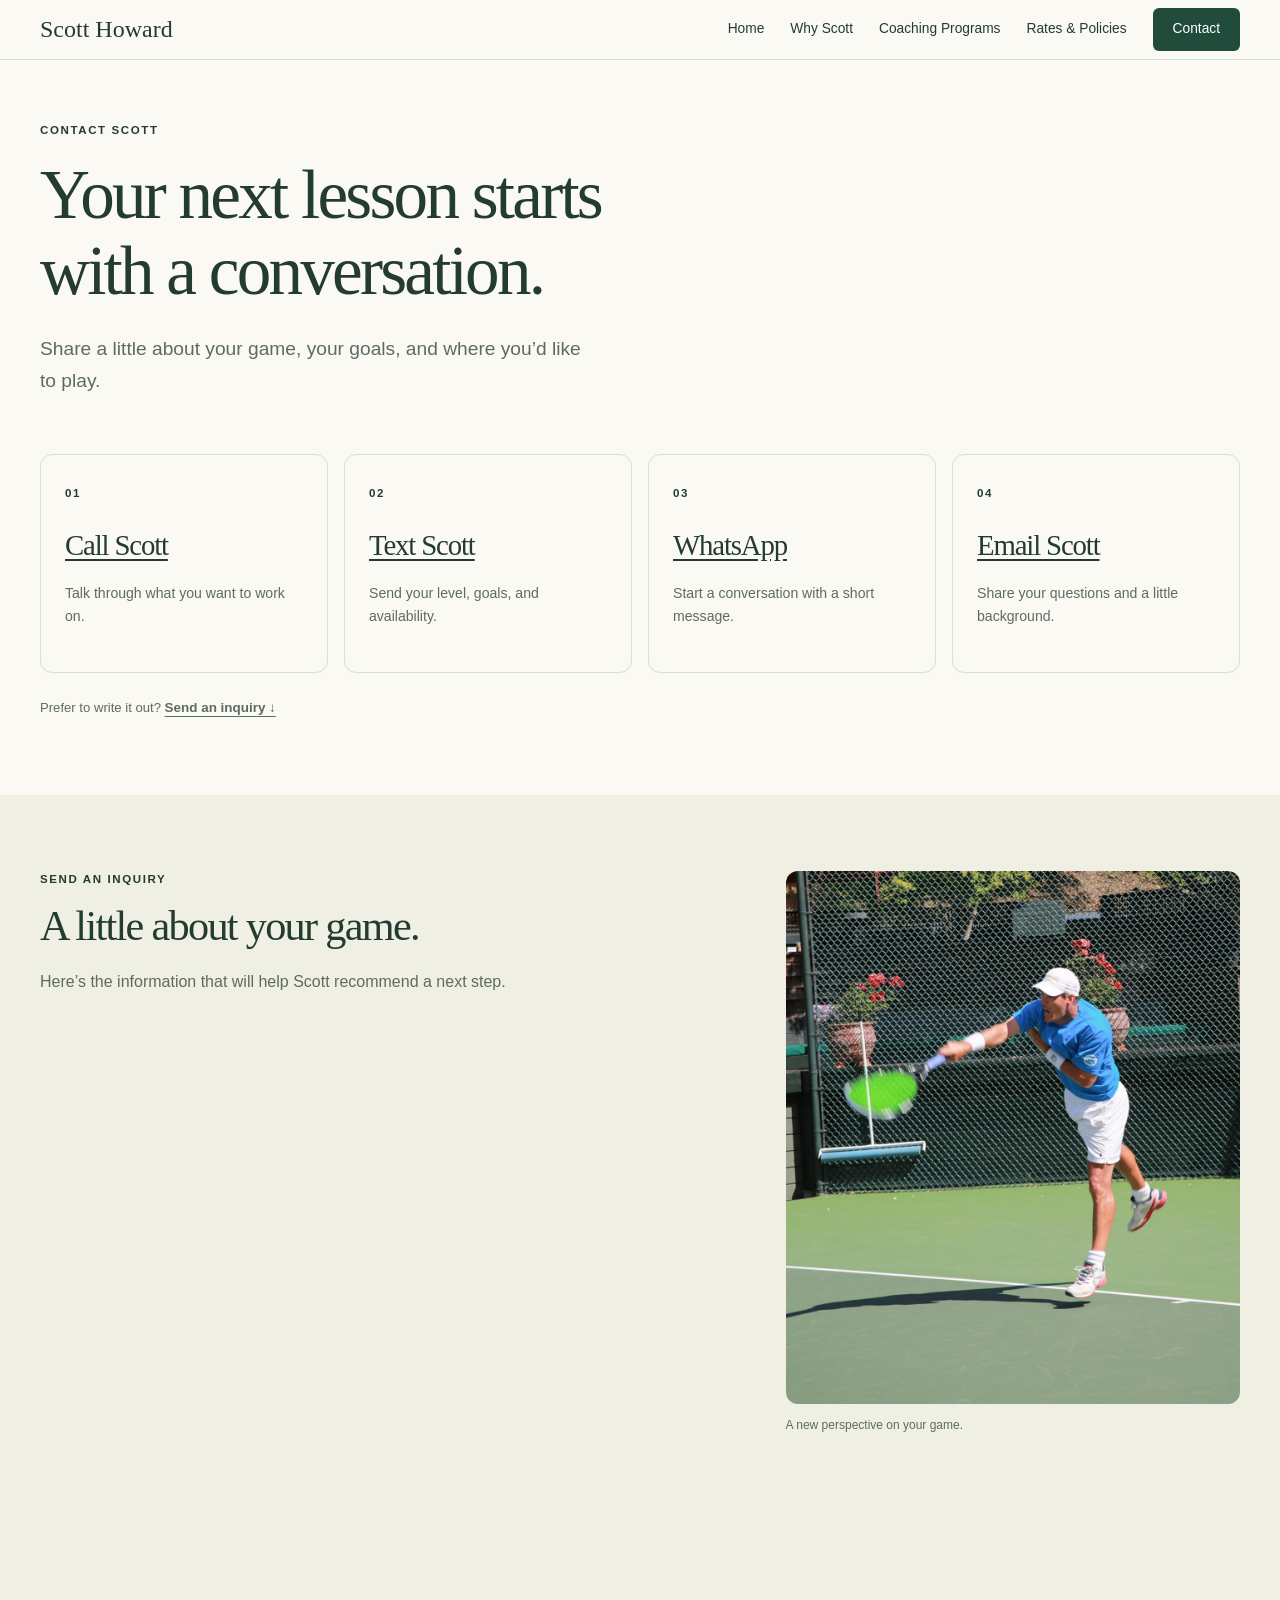
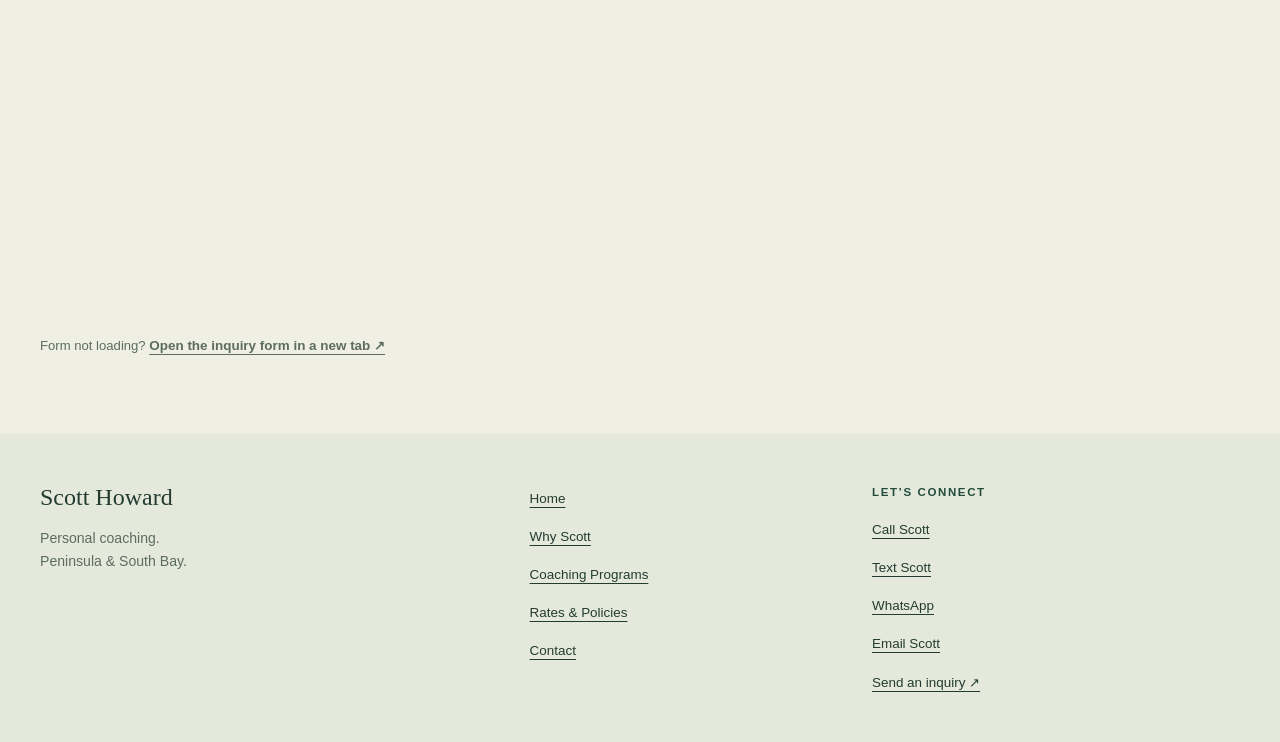
<file: site/contact.html>
<!doctype html>
<html lang="en">
<head>
  <meta charset="utf-8">
  <meta name="viewport" content="width=device-width, initial-scale=1">
  <meta name="description" content="Contact Scott Howard by phone, text, WhatsApp, email, or the inquiry form to discuss tennis coaching, your goals, and availability.">
  <title>Contact — Scott Howard Tennis</title>
  <link rel="canonical" href="https://scotthowardtennis.com/contact.html">
  <link rel="icon" href="assets/favicon.svg" type="image/svg+xml">
  <link rel="stylesheet" href="assets/css/styles.css">
  <script src="https://tally.so/widgets/embed.js" defer></script>
  <script src="assets/js/analytics.js" defer></script>
  <script src="assets/js/site.js" defer></script>
</head>
<body>
  <a class="skip-link" href="#main">Skip to content</a>
  <header class="site-header"><div class="container header-layout"><a class="brand" href="index.html" aria-label="Scott Howard Tennis home"><span>Scott Howard</span></a><nav class="desktop-nav" aria-label="Main navigation"><a href="index.html">Home</a><a href="why-scott.html">Why Scott</a><a href="coaching-programs.html">Coaching Programs</a><a href="rates-and-policies.html">Rates & Policies</a><a href="contact.html" aria-current="page">Contact</a></nav><details class="mobile-menu"><summary>Menu <span aria-hidden="true">☰</span></summary><nav aria-label="Mobile navigation"><a href="index.html">Home</a><a href="why-scott.html">Why Scott</a><a href="coaching-programs.html">Coaching Programs</a><a href="rates-and-policies.html">Rates & Policies</a><a href="contact.html" aria-current="page">Contact</a></nav></details></div></header>
  <main id="main"><header class="page-intro"><div class="container"><p class="eyebrow">Contact Scott</p><h1>Your next lesson starts<br>with a conversation.</h1><p class="lead">Share a little about your game, your goals, and where you’d like to play.</p></div></header><section class="section section-top"><div class="container"><div class="contact-methods"><div class="contact-method"><span class="eyebrow">01</span><h2><a class="contact-link" href="tel:+16502813680" data-analytics-method="call">Call Scott</a></h2><p>Talk through what you want to work on.</p></div><div class="contact-method"><span class="eyebrow">02</span><h2><a class="contact-link" href="sms:+16502813680" data-analytics-method="text">Text Scott</a></h2><p>Send your level, goals, and availability.</p></div><div class="contact-method"><span class="eyebrow">03</span><h2><a class="contact-link" href="https://wa.me/16502813680?text=Hi%20Scott%2C%20I%27d%20like%20to%20ask%20about%20tennis%20coaching.%20My%20level%2C%20goals%2C%20preferred%20location%2C%20and%20availability%20are%3A" data-analytics-method="whatsapp">WhatsApp</a></h2><p>Start a conversation with a short message.</p></div><div class="contact-method"><span class="eyebrow">04</span><h2><a class="contact-link" href="mailto:jscottiehoward61@yahoo.com?subject=Tennis%20coaching%20inquiry" data-analytics-method="email">Email Scott</a></h2><p>Share your questions and a little background.</p></div></div><p class="small muted">Prefer to write it out? <a class="text-link" href="#inquiry">Send an inquiry ↓</a></p></div></section><section class="section section-tinted" id="inquiry"><div class="container contact-layout"><div><p class="eyebrow">Send an inquiry</p><h2>A little about your game.</h2><p>Here’s the information that will help Scott recommend a next step.</p><div class="inquiry-form">
  <iframe src="https://tally.so/embed/q42NrG?alignLeft=1&amp;hideTitle=1&amp;transparentBackground=1&amp;dynamicHeight=1" loading="lazy" width="100%" height="900" title="Send an inquiry to Scott Howard"></iframe>
  <p class="small muted">Form not loading? <a class="text-link" href="https://tally.so/r/q42NrG" target="_blank" rel="noopener noreferrer">Open the inquiry form in a new tab ↗</a></p>
</div></div><figure class="photo contact-photo"><img src="assets/images/serve-forward.jpg" alt="Scott Howard following through after a tennis serve" width="1092" height="1280" loading="lazy"><figcaption>A new perspective on your game.</figcaption></figure></div></section></main>
  <footer class="site-footer"><div class="container"><div class="footer-main"><div><a class="footer-brand" href="index.html">Scott Howard</a><p>Personal coaching.<br>Peninsula & South Bay.</p></div><nav class="footer-nav" aria-label="Footer navigation"><a href="index.html">Home</a><a href="why-scott.html">Why Scott</a><a href="coaching-programs.html">Coaching Programs</a><a href="rates-and-policies.html">Rates & Policies</a><a href="contact.html">Contact</a></nav><div class="footer-contact"><p class="eyebrow">Let’s connect</p><div class="footer-contact-links"><a class="contact-link" href="tel:+16502813680" data-analytics-method="call">Call Scott</a><a class="contact-link" href="sms:+16502813680" data-analytics-method="text">Text Scott</a><a class="contact-link" href="https://wa.me/16502813680?text=Hi%20Scott%2C%20I%27d%20like%20to%20ask%20about%20tennis%20coaching.%20My%20level%2C%20goals%2C%20preferred%20location%2C%20and%20availability%20are%3A" data-analytics-method="whatsapp">WhatsApp</a><a class="contact-link" href="mailto:jscottiehoward61@yahoo.com?subject=Tennis%20coaching%20inquiry" data-analytics-method="email">Email Scott</a><a href="contact.html#inquiry">Send an inquiry ↗</a></div></div></div></div></footer>
</body>
</html>
</file>
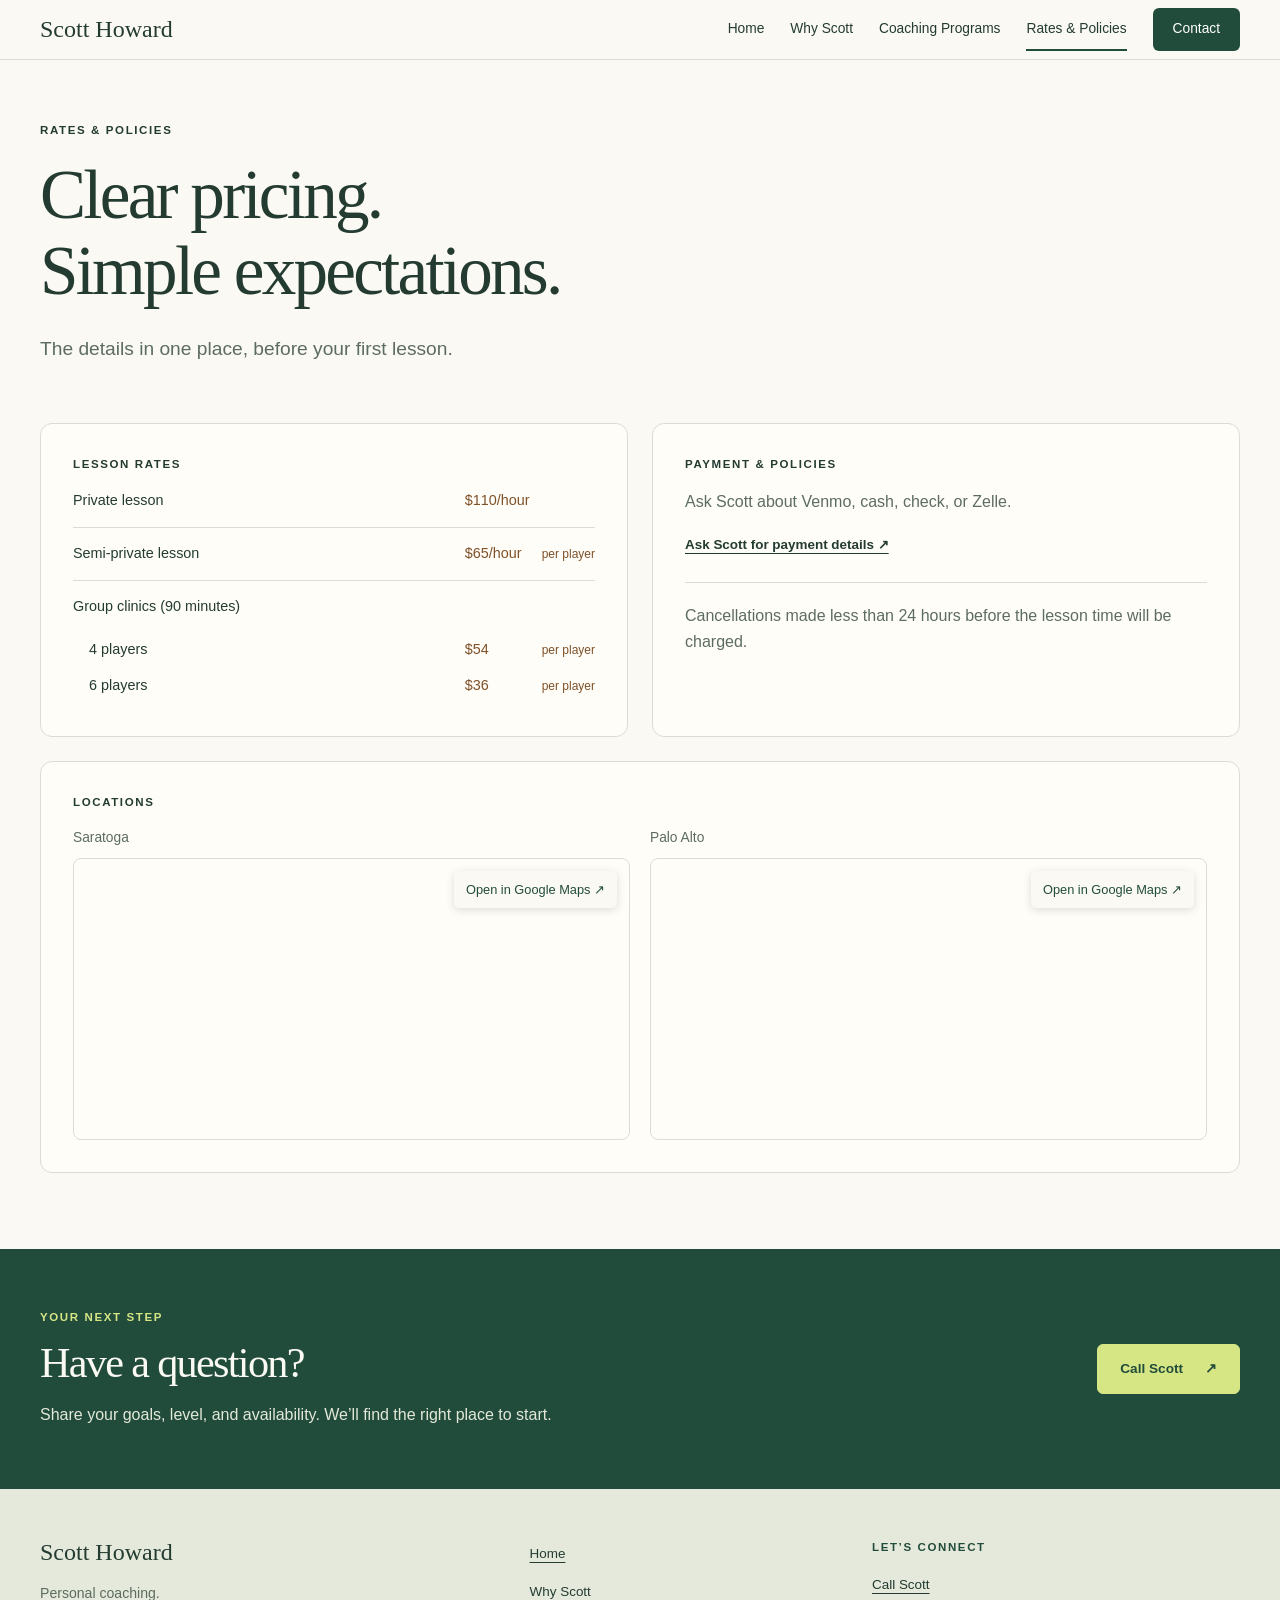
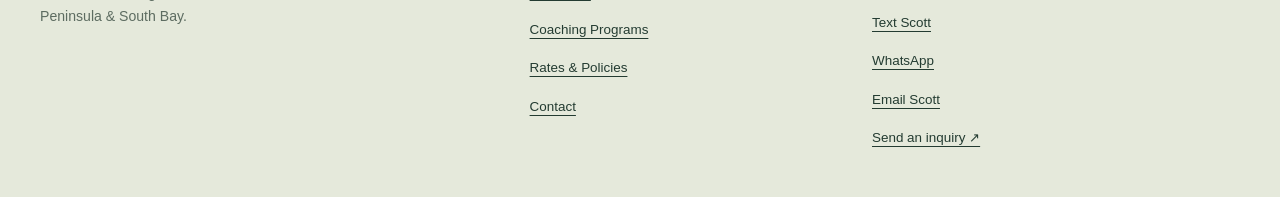
<file: site/rates-and-policies.html>
<!doctype html>
<html lang="en">
<head>
  <meta charset="utf-8">
  <meta name="viewport" content="width=device-width, initial-scale=1">
  <meta name="description" content="Review Scott Howard Tennis lesson rates, payment options, cancellation policy, and coaching locations in Saratoga and Palo Alto.">
  <title>Rates & Policies — Scott Howard Tennis</title>
  <link rel="canonical" href="https://scotthowardtennis.com/rates-and-policies.html">
  <link rel="icon" href="assets/favicon.svg" type="image/svg+xml">
  <link rel="stylesheet" href="assets/css/styles.css">
  <script src="assets/js/analytics.js" defer></script>
  <script src="assets/js/site.js" defer></script>
</head>
<body>
  <a class="skip-link" href="#main">Skip to content</a>
  <header class="site-header"><div class="container header-layout"><a class="brand" href="index.html" aria-label="Scott Howard Tennis home"><span>Scott Howard</span></a><nav class="desktop-nav" aria-label="Main navigation"><a href="index.html">Home</a><a href="why-scott.html">Why Scott</a><a href="coaching-programs.html">Coaching Programs</a><a href="rates-and-policies.html" aria-current="page">Rates & Policies</a><a href="contact.html">Contact</a></nav><details class="mobile-menu"><summary>Menu <span aria-hidden="true">☰</span></summary><nav aria-label="Mobile navigation"><a href="index.html">Home</a><a href="why-scott.html">Why Scott</a><a href="coaching-programs.html">Coaching Programs</a><a href="rates-and-policies.html" aria-current="page">Rates & Policies</a><a href="contact.html">Contact</a></nav></details></div></header>
  <main id="main"><header class="page-intro"><div class="container"><p class="eyebrow">Rates & policies</p><h1>Clear pricing.<br>Simple expectations.</h1><p class="lead">The details in one place, before your first lesson.</p></div></header><section class="section section-top"><div class="container"><div class="card-grid rates-grid"><article class="info-card"><p class="eyebrow">Lesson rates</p><dl class="rate-list">
  <div><dt>Private lesson</dt><dd>$110/hour</dd></div>
  <div><dt>Semi-private lesson</dt><dd>$65/hour</dd><dd class="rate-unit">per player</dd></div>
  <div class="rate-group-heading"><dt>Group clinics (90 minutes)</dt></div>
  <div class="rate-group-option"><dt>4 players</dt><dd>$54</dd><dd class="rate-unit">per player</dd></div>
  <div class="rate-group-option"><dt>6 players</dt><dd>$36</dd><dd class="rate-unit">per player</dd></div>
</dl></article><article class="info-card"><p class="eyebrow">Payment &amp; policies</p><div class="payment-details"><div class="payment-alternatives"><p>Ask Scott about Venmo, cash, check, or Zelle.</p></div><a class="text-link" href="contact.html">Ask Scott for payment details ↗</a></div><p class="payment-policy">Cancellations made less than 24 hours before the lesson time will be charged.</p></article><article class="info-card locations-card"><p class="eyebrow">Locations</p>
  <div class="location-maps">
    <figure class="location-map">
      <figcaption>Saratoga</figcaption>
      <div class="location-map-preview">
        <iframe src="https://maps.google.com/maps?q=37.273564782233%2C-122.03579309366&amp;z=14&amp;output=embed" title="Google Map of the Saratoga coaching location" width="600" height="300" loading="lazy" referrerpolicy="strict-origin-when-cross-origin" tabindex="-1" aria-hidden="true"></iframe>
        <a class="location-map-link" href="https://www.google.com/maps/search/?api=1&amp;query=37.273564782233%2C-122.03579309366" target="_blank" rel="noopener noreferrer" aria-label="Open Saratoga location in Google Maps (new tab)" data-analytics-method="google_maps"><span>Open in Google Maps ↗</span></a>
      </div>
    </figure>
    <figure class="location-map">
      <figcaption>Palo Alto</figcaption>
      <div class="location-map-preview">
        <iframe src="https://maps.google.com/maps?q=37.4189634%2C-122.152257&amp;z=14&amp;output=embed" title="Google Map of the Palo Alto coaching location" width="600" height="300" loading="lazy" referrerpolicy="strict-origin-when-cross-origin" tabindex="-1" aria-hidden="true"></iframe>
        <a class="location-map-link" href="https://www.google.com/maps/search/?api=1&amp;query=37.4189634%2C-122.152257" target="_blank" rel="noopener noreferrer" aria-label="Open Palo Alto location in Google Maps (new tab)" data-analytics-method="google_maps"><span>Open in Google Maps ↗</span></a>
      </div>
    </figure>
  </div>
</article></div></div></section><section class="cta-section"><div class="container cta-layout"><div><p class="eyebrow">Your next step</p><h2>Have a question?</h2><p>Share your goals, level, and availability. We’ll find the right place to start.</p></div><a class="button" href="tel:+16502813680" data-analytics-method="call">Call Scott<span aria-hidden="true">↗</span></a></div></section></main>
  <footer class="site-footer"><div class="container"><div class="footer-main"><div><a class="footer-brand" href="index.html">Scott Howard</a><p>Personal coaching.<br>Peninsula & South Bay.</p></div><nav class="footer-nav" aria-label="Footer navigation"><a href="index.html">Home</a><a href="why-scott.html">Why Scott</a><a href="coaching-programs.html">Coaching Programs</a><a href="rates-and-policies.html">Rates & Policies</a><a href="contact.html">Contact</a></nav><div class="footer-contact"><p class="eyebrow">Let’s connect</p><div class="footer-contact-links"><a class="contact-link" href="tel:+16502813680" data-analytics-method="call">Call Scott</a><a class="contact-link" href="sms:+16502813680" data-analytics-method="text">Text Scott</a><a class="contact-link" href="https://wa.me/16502813680?text=Hi%20Scott%2C%20I%27d%20like%20to%20ask%20about%20tennis%20coaching.%20My%20level%2C%20goals%2C%20preferred%20location%2C%20and%20availability%20are%3A" data-analytics-method="whatsapp">WhatsApp</a><a class="contact-link" href="mailto:jscottiehoward61@yahoo.com?subject=Tennis%20coaching%20inquiry" data-analytics-method="email">Email Scott</a><a href="contact.html#inquiry">Send an inquiry ↗</a></div></div></div></div></footer>
</body>
</html>
</file>
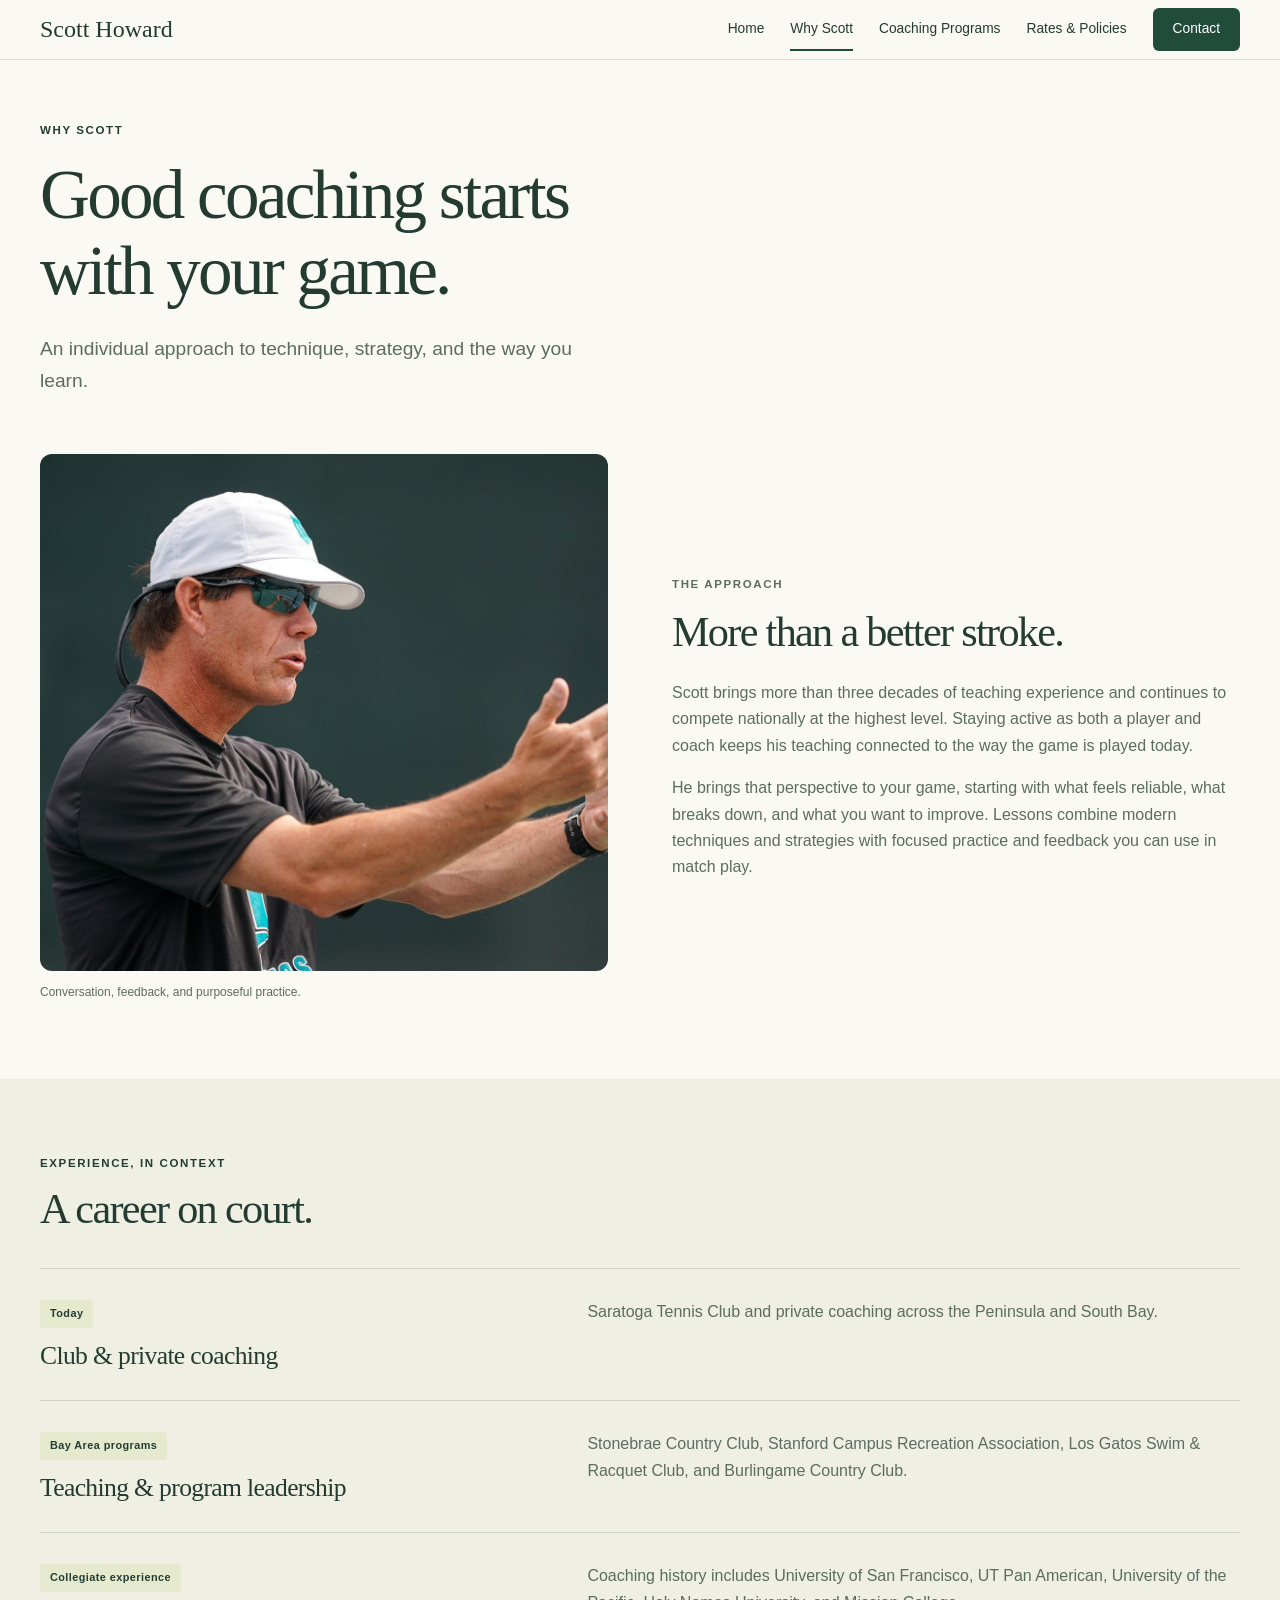
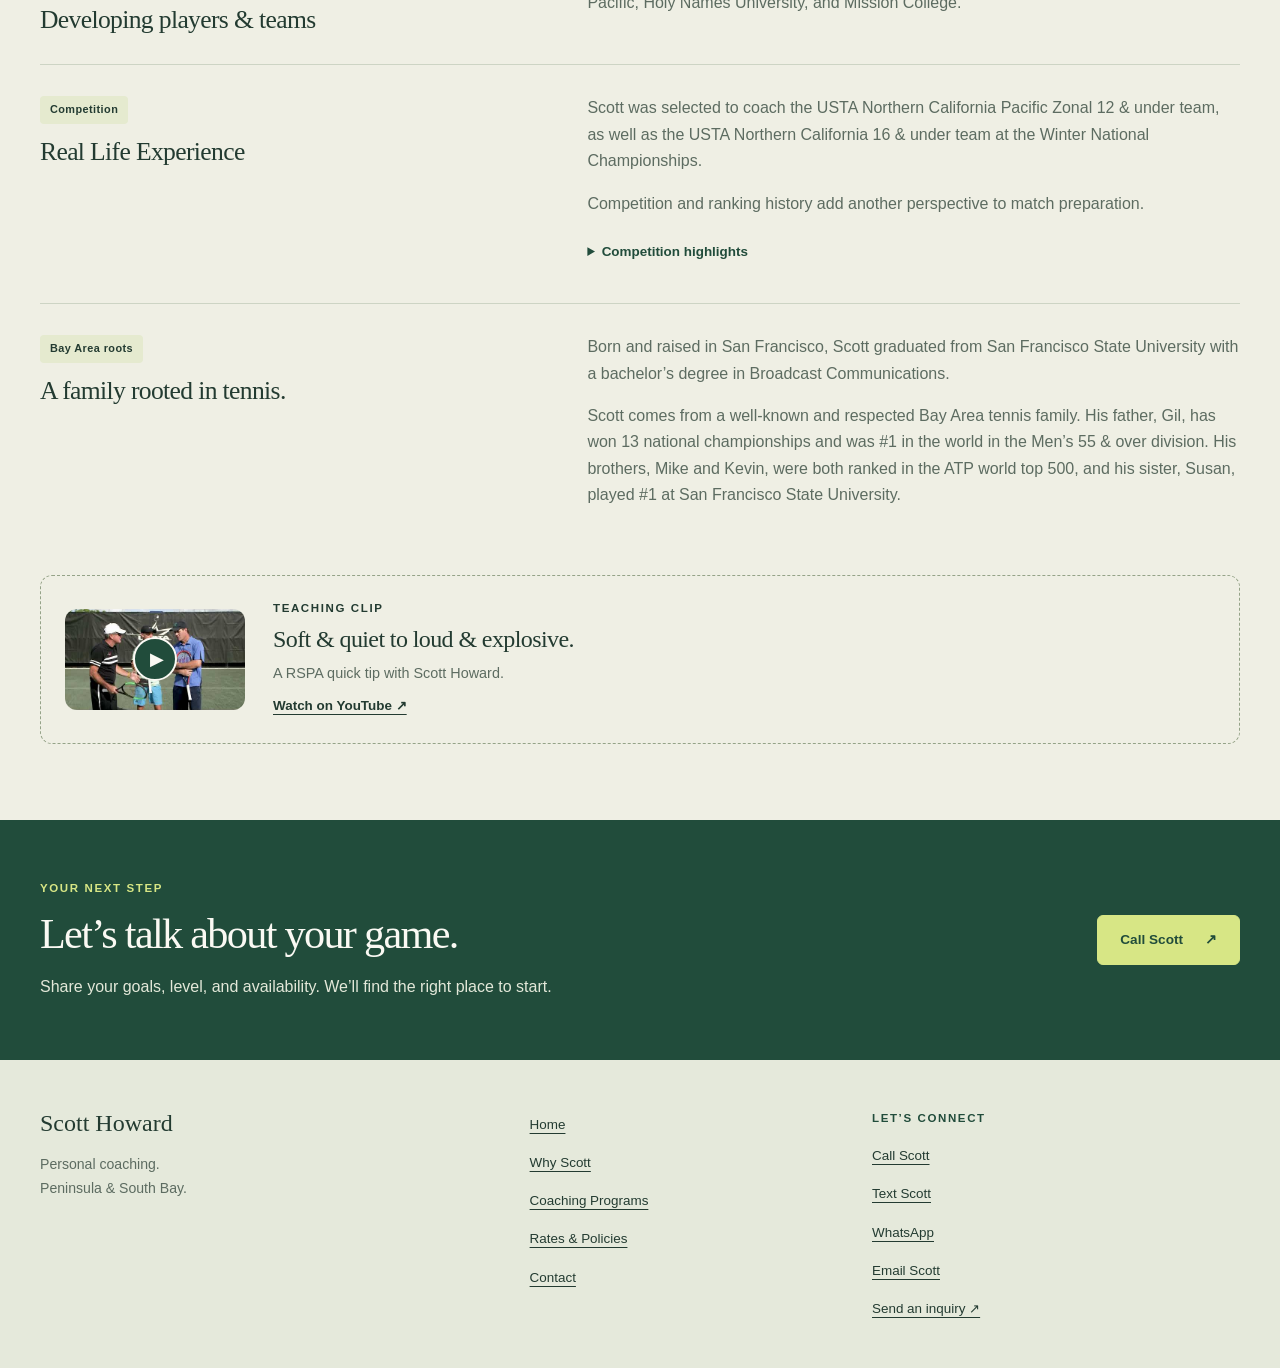
<file: site/why-scott.html>
<!doctype html>
<html lang="en">
<head>
  <meta charset="utf-8">
  <meta name="viewport" content="width=device-width, initial-scale=1">
  <meta name="description" content="Meet Scott Howard and explore his coaching approach, teaching experience, competition highlights, and Bay Area tennis roots.">
  <title>Why Scott — Scott Howard Tennis</title>
  <link rel="canonical" href="https://scotthowardtennis.com/why-scott.html">
  <link rel="icon" href="assets/favicon.svg" type="image/svg+xml">
  <link rel="stylesheet" href="assets/css/styles.css">
  <script src="assets/js/analytics.js" defer></script>
  <script src="assets/js/site.js" defer></script>
</head>
<body>
  <a class="skip-link" href="#main">Skip to content</a>
  <header class="site-header"><div class="container header-layout"><a class="brand" href="index.html" aria-label="Scott Howard Tennis home"><span>Scott Howard</span></a><nav class="desktop-nav" aria-label="Main navigation"><a href="index.html">Home</a><a href="why-scott.html" aria-current="page">Why Scott</a><a href="coaching-programs.html">Coaching Programs</a><a href="rates-and-policies.html">Rates & Policies</a><a href="contact.html">Contact</a></nav><details class="mobile-menu"><summary>Menu <span aria-hidden="true">☰</span></summary><nav aria-label="Mobile navigation"><a href="index.html">Home</a><a href="why-scott.html" aria-current="page">Why Scott</a><a href="coaching-programs.html">Coaching Programs</a><a href="rates-and-policies.html">Rates & Policies</a><a href="contact.html">Contact</a></nav></details></div></header>
  <main id="main"><header class="page-intro"><div class="container"><p class="eyebrow">Why Scott</p><h1>Good coaching starts<br>with your game.</h1><p class="lead">An individual approach to technique, strategy, and the way you learn.</p></div></header><section class="section section-top"><div class="container split-layout"><figure class="photo "><img src="assets/images/talking-tennis.jpg" alt="Scott Howard discussing tennis on court" width="1600" height="1064" loading="lazy"><figcaption>Conversation, feedback, and purposeful practice.</figcaption></figure><div class="prose"><p class="eyebrow">The approach</p><h2>More than a better stroke.</h2><p>Scott brings more than three decades of teaching experience and continues to compete nationally at the highest level. Staying active as both a player and coach keeps his teaching connected to the way the game is played today.</p><p>He brings that perspective to your game, starting with what feels reliable, what breaks down, and what you want to improve. Lessons combine modern techniques and strategies with focused practice and feedback you can use in match play.</p></div></div></section><section class="section section-tinted"><div class="container"><div class="section-heading"><div><p class="eyebrow">Experience, in context</p><h2>A career on court.</h2></div></div><div class="timeline"><article class="timeline-item"><div><span class="tag">Today</span><h3>Club & private coaching</h3></div><div><p>Saratoga Tennis Club and private coaching across the Peninsula and South Bay.</p></div></article><article class="timeline-item"><div><span class="tag">Bay Area programs</span><h3>Teaching & program leadership</h3></div><div><p>Stonebrae Country Club, Stanford Campus Recreation Association, Los Gatos Swim &amp; Racquet Club, and Burlingame Country Club.</p></div></article><article class="timeline-item"><div><span class="tag">Collegiate experience</span><h3>Developing players & teams</h3></div><div><p>Coaching history includes University of San Francisco, UT Pan American, University of the Pacific, Holy Names University, and Mission College.</p></div></article><article class="timeline-item"><div><span class="tag">Competition</span><h3>Real Life Experience</h3></div><div><p>Scott was selected to coach the USTA Northern California Pacific Zonal 12 &amp; under team, as well as the USTA Northern California 16 &amp; under team at the Winter National Championships.</p><p>Competition and ranking history add another perspective to match preparation.</p>
  <details class="competition-details">
    <summary>Competition highlights</summary>
    <ul class="plain-list">
      <li>2018 — #11 in the U.S. Men’s 50 &amp; over singles</li>
      <li>2018 — #1 Northern California Men’s 5.0 singles</li>
      <li>2016 — #1 Northern California Men’s 50 &amp; over singles</li>
      <li>2014 — #1 Northern California Men’s 45 &amp; over singles</li>
      <li>2014 — #1 Northern California 5.0 singles</li>
      <li>2007 — #10 in the U.S. Men’s 40 &amp; over singles</li>
      <li>2006 — #13 in the U.S. Men’s 40 &amp; over singles</li>
      <li>2006 — #2 in the U.S. Men’s 40 &amp; over doubles</li>
      <li>2005 — #11 in the U.S. Men’s 35 &amp; over singles</li>
    </ul>
    <ul class="plain-list">
      <li>Scott has won more than 80 USTA Northern California tournaments.</li>
      <li>USTA Northern California Adult Tournament Committee Member</li>
      <li>USTA national and sectional seeder</li>
      <li>Former USPTA NorCal Board Member.</li>
    </ul>
  </details></div></article></div>
  <section class="timeline-item bay-area-roots" aria-labelledby="bay-area-roots-heading">
    <div>
      <span class="tag">Bay Area roots</span>
      <h3 id="bay-area-roots-heading">A family rooted in tennis.</h3>
    </div>
    <div>
      <p>Born and raised in San Francisco, Scott graduated from San Francisco State University with a bachelor’s degree in Broadcast Communications.</p>
      <p>Scott comes from a well-known and respected Bay Area tennis family. His father, Gil, has won 13 national championships and was #1 in the world in the Men’s 55 &amp; over division. His brothers, Mike and Kevin, were both ranked in the ATP world top 500, and his sister, Susan, played #1 at San Francisco State University.</p>
    </div>
  </section>
  <section class="video-feature" aria-label="Teaching clip"><div class="video-frame"><a class="video-launch" href="https://www.youtube.com/watch?v=zZdDvpOGjFw" data-video-id="zZdDvpOGjFw" data-video-title="RSPA Quick Tip — Soft &amp; Quiet to Loud &amp; Explosive" aria-label="Play RSPA Quick Tip — Soft &amp; Quiet to Loud &amp; Explosive"><img src="assets/images/soft-quiet-loud-explosive.jpg" alt="Scott Howard with a junior player and fellow instructor in a tennis teaching video" width="480" height="360" loading="lazy"><span class="video-play" aria-hidden="true">▶</span></a></div><div class="video-copy"><p class="eyebrow">Teaching clip</p><h3>Soft & quiet to loud & explosive.</h3><p>A RSPA quick tip with Scott Howard.</p><a class="text-link" href="https://www.youtube.com/watch?v=zZdDvpOGjFw">Watch on YouTube ↗</a></div></section></div></section><section class="cta-section"><div class="container cta-layout"><div><p class="eyebrow">Your next step</p><h2>Let’s talk about your game.</h2><p>Share your goals, level, and availability. We’ll find the right place to start.</p></div><a class="button" href="tel:+16502813680" data-analytics-method="call">Call Scott<span aria-hidden="true">↗</span></a></div></section></main>
  <footer class="site-footer"><div class="container"><div class="footer-main"><div><a class="footer-brand" href="index.html">Scott Howard</a><p>Personal coaching.<br>Peninsula & South Bay.</p></div><nav class="footer-nav" aria-label="Footer navigation"><a href="index.html">Home</a><a href="why-scott.html">Why Scott</a><a href="coaching-programs.html">Coaching Programs</a><a href="rates-and-policies.html">Rates & Policies</a><a href="contact.html">Contact</a></nav><div class="footer-contact"><p class="eyebrow">Let’s connect</p><div class="footer-contact-links"><a class="contact-link" href="tel:+16502813680" data-analytics-method="call">Call Scott</a><a class="contact-link" href="sms:+16502813680" data-analytics-method="text">Text Scott</a><a class="contact-link" href="https://wa.me/16502813680?text=Hi%20Scott%2C%20I%27d%20like%20to%20ask%20about%20tennis%20coaching.%20My%20level%2C%20goals%2C%20preferred%20location%2C%20and%20availability%20are%3A" data-analytics-method="whatsapp">WhatsApp</a><a class="contact-link" href="mailto:jscottiehoward61@yahoo.com?subject=Tennis%20coaching%20inquiry" data-analytics-method="email">Email Scott</a><a href="contact.html#inquiry">Send an inquiry ↗</a></div></div></div></div></footer>
</body>
</html>
</file>
<file: site/assets/css/styles.css>
:root {
  --paper: #faf9f3;
  --tint: #efefe4;
  --ink: #233b31;
  --green: #214c3b;
  --muted: #5d6c61;
  --line: #d9ded1;
  --lime: #d7e685;
  --draft: #7e5128;
  --radius: 12px;
  --header-height: 60px;
}
* { box-sizing: border-box; }
html { scroll-behavior: smooth; scroll-padding-top: calc(var(--header-height) + 24px); }
body { margin: 0; background: var(--paper); color: var(--ink); font-family: -apple-system, BlinkMacSystemFont, 'Segoe UI', sans-serif; font-size: 16px; line-height: 1.65; }
a { color: inherit; text-underline-offset: 4px; }
a:hover { text-decoration-thickness: 2px; }
img { display: block; width: 100%; height: auto; }
button, input, select, textarea { font: inherit; }
button, a, summary { -webkit-tap-highlight-color: transparent; }
:focus-visible { outline: 3px solid #527523; outline-offset: 5px; }
h1, h2, h3, p, figure { margin: 0; }
h1, h2, h3 { line-height: 1.1; font-weight: 600; letter-spacing: -.04em; }
h1, h2 { font-family: Georgia, 'Times New Roman', serif; font-weight: 400; }
h1 { font-size: clamp(2.8rem, 5.4vw, 5.25rem); }
h2 { font-size: clamp(2.1rem, 3.3vw, 3.2rem); }
h3 { font-size: 1.3rem; letter-spacing: -.025em; }
p + p { margin-top: 16px; }
p { overflow-wrap: break-word; }
.container { width: min(1200px, calc(100% - 80px)); margin-inline: auto; }
.eyebrow { font-size: .72rem; font-weight: 700; letter-spacing: .14em; text-transform: uppercase; line-height: 1.5; }
.lead { font-size: clamp(1.05rem, 1.6vw, 1.2rem); color: var(--muted); max-width: 560px; }
.small { font-size: .82rem; }
.muted { color: var(--muted); }
.site-header { position: sticky; top: 0; z-index: 6; background: var(--paper); border-bottom: 1px solid var(--line); }
.header-layout { display: flex; align-items: center; justify-content: space-between; gap: 24px; padding-block: 8px; }
.brand { display: flex; gap: 12px; align-items: center; font: 1.5rem Georgia, serif; text-decoration: none; }
.desktop-nav { display: flex; align-items: center; gap: 26px; }
.desktop-nav a { font-size: .86rem; text-decoration: none; padding-block: 10px; }
.desktop-nav a[aria-current] { box-shadow: inset 0 -2px 0 var(--green); }
.desktop-nav a:last-child { background: var(--green); color: #fff; padding: 10px 20px; border-radius: 6px; box-shadow: none; }
.mobile-menu { display: none; }
.hero { padding-block: 66px 72px; }
.hero-grid { display: grid; grid-template-columns: 1fr 1.07fr; gap: 48px; align-items: center; }
.hero-copy h1 { margin-top: 22px; }
.hero-copy .lead { margin-top: 26px; }
.button-row { display: flex; flex-wrap: wrap; gap: 12px; margin-top: 30px; }
.button { display: inline-flex; align-items: center; justify-content: space-between; gap: 22px; padding: 14px 22px; min-height: 48px; border: 1px solid var(--green); border-radius: 6px; background: var(--green); color: #fff; font-size: .85rem; font-weight: 600; text-decoration: none; line-height: 1.5; }
.button:hover { background: #163a2c; }
.button-secondary { color: var(--green); background: transparent; }
.button-secondary:hover { background: var(--tint); }
.hero-caption { font-size: .78rem; color: var(--muted); margin-top: 20px; }
.photo img { border-radius: var(--radius); object-fit: cover; }
.photo figcaption { color: var(--muted); font-size: .75rem; margin-top: 12px; }
/* Stack the photo frames in a fixed window so fading never shifts the layout. */
.hero-photo { --sequence-ratio: 3 / 4; width: 100%; max-width: 420px; justify-self: end; }
.photo-sequence .image-window { position: relative; aspect-ratio: var(--sequence-ratio); overflow: hidden; border-radius: var(--radius); background: #142a20; }
/* Each crop centers Scott's body and preserves the source image's proportions. */
.photo-sequence img {
  position: absolute;
  left: 50%;
  top: 50%;
  width: var(--frame-width);
  height: var(--frame-height);
  max-width: none;
  transform: translate(var(--subject-x), var(--subject-y));
  border-radius: 0;
  opacity: 0;
  transition: opacity .7s ease-in-out;
}
/* Wider serve crops include extended arms, rackets, and feet with edge clearance. */
.hero-photo img:nth-child(1) { --frame-width: 102.1111%; --frame-height: 100.0000%; --subject-x: -50%; --subject-y: -50%; }
.hero-photo img:nth-child(2) { --frame-width: 101.2346%; --frame-height: 111.1111%; --subject-x: -50%; --subject-y: -49%; }
.hero-photo img:nth-child(3) { --frame-width: 121.7687%; --frame-height: 102.0408%; --subject-x: -46%; --subject-y: -50%; }
.hero-photo img:nth-child(4) { --frame-width: 113.7222%; --frame-height: 100.0000%; --subject-x: -50%; --subject-y: -50%; }
.coaching-photo img { aspect-ratio: .95; object-position: 66.3% center; }
.photo-sequence img.is-active { opacity: 1; }
.sequence-toggle {
  position: absolute;
  right: 14px;
  bottom: 14px;
  z-index: 1;
  display: grid;
  place-items: center;
  width: 48px;
  height: 48px;
  padding: 0;
  border: 0;
  border-radius: 50%;
  background: #142a20e6;
  color: var(--paper);
  cursor: pointer;
}
.sequence-toggle:hover { background: var(--green); }
.sequence-toggle:focus-visible { outline-color: var(--lime); outline-offset: 3px; }
.sequence-toggle[hidden] { display: none; }
.sequence-ring { position: absolute; inset: 0; width: 100%; height: 100%; transform: rotate(-90deg); fill: none; stroke-width: 3; }
.sequence-ring-track { stroke: #ffffff40; }
.sequence-ring-fill { stroke: var(--lime); }
.sequence-icon { width: 20px; height: 20px; fill: currentColor; }
.sequence-icon-play, .sequence-toggle.is-paused .sequence-icon-pause { display: none; }
.sequence-toggle.is-paused .sequence-icon-play { display: block; }
.authority-section { border-block: 1px solid var(--line); padding-block: 30px 36px; }
.section-heading { display: flex; align-items: flex-end; justify-content: space-between; gap: 48px; margin-bottom: 36px; }
.section-heading h2 { margin-top: 14px; }
.section-heading > p { color: var(--muted); max-width: 370px; }
.section-heading.compact { align-items: center; margin-bottom: 24px; }
.section-heading.compact > p { max-width: none; }
.authority-grid { display: grid; grid-template-columns: repeat(4, 1fr); }
.authority-grid > div { border-left: 1px solid var(--line); padding-left: 28px; }
.authority-grid > div:first-child { border: 0; padding-left: 0; }
.authority-value { font-family: Georgia, serif; font-size: 1.4rem; }
.authority-grid p { color: var(--muted); font-size: .78rem; margin-top: 6px; }
.section { padding-block: 76px; }
.section-tinted { background: var(--tint); }
.section-top { padding-top: 16px; }
.card-grid { display: grid; gap: 18px; }
.audience-grid { grid-template-columns: repeat(4, 1fr); }
.audience-card { background: #fffdf8; padding: 26px; border: 1px solid var(--line); border-radius: var(--radius); text-decoration: none; display: flex; flex-direction: column; align-items: flex-start; transition: border-color .15s, background .15s; }
.audience-card:hover { border-color: var(--green); background: #f4f5e9; }
.card-number { font-size: .73rem; color: var(--muted); padding-bottom: 30px; }
.audience-card p { font-size: .9rem; color: var(--muted); margin-top: 14px; margin-bottom: 24px; }
.text-link, .competition-details summary { font-size: .84rem; font-weight: 600; }
.contact-link { display: inline-flex; align-items: center; min-height: 44px; }
.audience-card .text-link { margin-top: auto; }
.draft-note { font-size: .8rem; color: var(--draft); margin-top: 20px; }
.draft-note > span { font-weight: 700; margin-right: 5px; }
.testimonial-grid { grid-template-columns: repeat(3, 1fr); }
.quote-card { padding: 30px; border: 1px solid var(--line); border-radius: var(--radius); background: var(--paper); }
.tag { display: inline-block; font-size: .68rem; font-weight: 600; letter-spacing: .04em; padding: 5px 10px; border-radius: 4px; background: #e5eacf; }
blockquote { font: 1.45rem/1.4 Georgia, serif; margin: 24px 0; }
.quote-card figcaption { font-size: .85rem; font-weight: 600; }
.quote-card figcaption span { display: block; font-size: .72rem; color: var(--draft); font-weight: 400; margin-top: 4px; }
.review-details { margin-top: 24px; font-size: .84rem; color: var(--muted); }
summary { cursor: pointer; padding-block: 10px; }
.review-details p { max-width: 760px; padding-top: 10px; }
.video-feature { margin-top: 36px; display: grid; grid-template-columns: 180px minmax(0, 1fr); align-items: center; gap: 28px; padding: 24px; border: 1px dashed #95a388; border-radius: var(--radius); }
.video-feature.is-playing { grid-template-columns: minmax(0, 1fr); }
.video-feature > * { min-width: 0; }
.video-frame { width: 100%; position: relative; aspect-ratio: 16 / 9; overflow: hidden; border-radius: var(--radius); background: #142a20; }
.video-feature.is-playing .video-frame { min-height: 200px; }
.video-launch { display: block; width: 100%; height: 100%; }
.video-launch img { width: 100%; height: 100%; object-fit: cover; }
.video-launch:focus-visible { outline-offset: -5px; outline-color: var(--lime); }
.video-play { position: absolute; left: 50%; top: 50%; transform: translate(-50%, -50%); display: grid; place-items: center; width: 44px; height: 44px; border: 2px solid var(--paper); border-radius: 50%; background: var(--green); color: var(--paper); font-size: 1.1rem; padding-left: 3px; }
.video-launch:hover .video-play { background: #163a2c; }
.video-frame iframe { position: absolute; inset: 0; width: 100%; height: 100%; border: 0; }
.video-copy h3 { margin-block: 8px; font: 400 1.5rem/1.2 Georgia, serif; }
.video-copy p:not(.eyebrow) { color: var(--muted); font-size: .9rem; }
.video-copy .text-link { display: inline-block; margin-top: 10px; }
.steps { list-style: none; display: grid; grid-template-columns: repeat(3, 1fr); padding: 0; gap: 40px; margin-block: 40px; }
.steps li { border-top: 1px solid var(--line); padding-top: 24px; }
.step-number { display: inline-block; font-size: .75rem; color: var(--muted); margin-bottom: 26px; }
.steps p { color: var(--muted); font-size: .93rem; margin-top: 14px; }
.cta-section { padding-block: 60px; background: var(--green); color: var(--paper); }
.cta-layout { display: flex; align-items: center; justify-content: space-between; gap: 30px; }
.cta-layout .eyebrow { color: var(--lime); margin-bottom: 14px; }
.cta-layout p:not(.eyebrow) { margin-top: 16px; max-width: 560px; color: #e3e8d9; }
.cta-layout .button { background: var(--lime); color: var(--green); border-color: var(--lime); flex-shrink: 0; }
.page-intro { padding-block: 62px 42px; }
.page-intro h1 { margin-block: 18px 24px; }
.split-layout { display: grid; grid-template-columns: 1fr 1fr; gap: 64px; align-items: center; }
.split-layout .photo img { aspect-ratio: 1.1; }
.prose h2 { margin-block: 16px 24px; }
.prose > p { color: var(--muted); }
.prose .draft-note { color: var(--draft); }
.check-list { padding-left: 20px; margin-block: 24px; }
.check-list li { margin-block: 8px; }
.check-list li::marker { color: #628242; }
.timeline-item { display: grid; grid-template-columns: 1fr 1.35fr; gap: 64px; padding-block: 30px; border-top: 1px solid #cdd4c4; }
.timeline-item h3 { margin-top: 14px; font-size: 1.6rem; font-family: Georgia, serif; font-weight: 400; }
.timeline-item p { color: var(--muted); }
.timeline-item .text-link { display: inline-block; margin-top: 14px; }
.competition-details { margin-top: 14px; }
.competition-details summary { color: var(--green); }
.competition-details .plain-list { margin-top: 12px; }
.timeline-item p + p { margin-top: 16px; }
.program-overview { display: grid; grid-template-columns: .9fr 1.1fr; gap: 30px; align-items: start; }
.program-overview .audience-grid { grid-template-columns: repeat(2, 1fr); }
.program-overview .audience-card { padding: 22px; }
.program-overview .card-number { padding-bottom: 14px; }
.program-detail { display: grid; grid-template-columns: 1fr 1.1fr; gap: 80px; padding-block: 44px; border-top: 1px solid #cdd4c4; scroll-margin-top: 24px; }
.program-detail:first-child { padding-top: 0; border-top: 0; }
.program-detail:last-child { padding-bottom: 0; }
.program-detail h2 { margin-top: 18px; max-width: 390px; }
.program-detail .button { margin-top: 24px; }
.notice { padding: 16px 20px; border-left: 3px solid #b39758; background: #f3eedc; color: #6e552d; font-size: .86rem; margin-bottom: 30px; }
.rates-grid { grid-template-columns: repeat(2, 1fr); gap: 24px; }
.info-card { padding: 32px; border: 1px solid var(--line); border-radius: var(--radius); background: #fffdf8; }
.rates-grid .info-card > .eyebrow + * { margin-top: 16px; }
.info-card h2 { font-size: 2rem; margin-block: 16px 24px; }
.info-card > p:not(.eyebrow) { color: var(--muted); }
.info-card h3 + p { margin-top: 12px; }
.locations-card { grid-column: 1 / -1; }
.location-maps { display: grid; grid-template-columns: repeat(2, minmax(0, 1fr)); gap: 20px; }
.payment-policy { margin-top: 24px; padding-top: 20px; border-top: 1px solid var(--line); }
.location-map figcaption { margin-bottom: 8px; color: var(--muted); font-size: .86rem; }
.location-map-preview { position: relative; overflow: hidden; border: 1px solid var(--line); border-radius: 8px; }
.location-map iframe { display: block; width: 100%; height: 280px; border: 0; pointer-events: none; }
.location-map-link { position: absolute; inset: 0; display: flex; justify-content: flex-end; align-items: flex-start; padding: 12px; text-decoration: none; }
.location-map-link span { padding: 8px 12px; border-radius: 5px; background: var(--paper); color: var(--green); font-size: .8rem; box-shadow: 0 2px 8px #0002; }
.location-map-link:hover span { background: var(--lime); }
.location-map-link:focus-visible { outline: 3px solid var(--green); outline-offset: -3px; }

.payment-alternatives { margin-bottom: 16px; }
.payment-alternatives p { color: var(--muted); }
.rate-list { display: grid; grid-template-columns: minmax(0, 1fr) max-content max-content; column-gap: 12px; margin: 0; }
.rate-list > div { display: grid; grid-column: 1 / -1; grid-template-columns: subgrid; align-items: baseline; gap: 4px 12px; padding-block: 14px; border-top: 1px solid var(--line); font-size: .9rem; }
.rate-list > div:first-child { padding-top: 0; border-top: 0; }
.rate-list dd { margin: 0; color: var(--draft); }
.rate-list .rate-unit { grid-column: 3; font-size: .75rem; white-space: nowrap; }
.rate-group-heading dt { grid-column: 1 / -1; }
.rate-list > .rate-group-option { border-top: 0; padding-block: 6px; padding-left: 16px; }
.rate-list .rate-subtext { grid-column: 1 / -1; color: var(--muted); font-size: .75rem; }
.plain-list { padding-left: 20px; color: var(--muted); }
.plain-list li { margin-bottom: 8px; }
.contact-methods { display: grid; grid-template-columns: repeat(4, 1fr); gap: 16px; margin-bottom: 24px; }
.contact-method { padding: 24px; border: 1px solid var(--line); border-radius: var(--radius); }
.contact-method h2 { font-size: 1.8rem; margin-block: 18px 14px; }
.contact-method p:not(.eyebrow) { color: var(--muted); font-size: .88rem; margin-bottom: 20px; }
.contact-layout { display: grid; grid-template-columns: 1.2fr .8fr; gap: 64px; align-items: start; }
.contact-layout h2 { margin-block: 14px 20px; }
.contact-layout > div > p:not(.eyebrow) { color: var(--muted); }
.contact-photo img { max-height: 760px; object-position: center top; }
.inquiry-form { margin-top: 28px; }
.inquiry-form iframe { display: block; width: 100%; border: 0; }
.inquiry-form > p { margin-top: 12px; }
.form-preview { margin-top: 28px; }
.form-preview .draft-note { margin-bottom: 24px; }
fieldset { border: 0; padding: 0; margin: 0; min-width: 0; }
.form-grid { display: grid; grid-template-columns: repeat(2, 1fr); gap: 20px; }
.contact-fields { display: grid; gap: 20px; }
.form-grid > *, .contact-layout > * { min-width: 0; }
.form-wide { grid-column: 1 / -1; }
.interest-select-control { position: relative; min-width: 0; }
.interest-select-summary { display: none; }
.form-select-help { margin-top: 8px; font-size: .75rem; color: var(--muted); }
select[multiple] { padding: 6px; }
select[multiple] option { padding: 8px; }
label { display: block; font-size: .8rem; font-weight: 600; margin-bottom: 8px; }
input, select, textarea { width: 100%; min-height: 48px; padding: 12px 14px; border: 1px solid #bac3b0; border-radius: 5px; background: var(--paper); font-size: .86rem; color: var(--ink); }
input:disabled, select:disabled, textarea:disabled { opacity: 1; -webkit-text-fill-color: var(--muted); }
.form-preview .button:disabled { margin-top: 24px; opacity: .55; cursor: not-allowed; }
.form-preview .button:disabled:hover { background: var(--green); }
.site-footer { background: #e5e9db; padding-top: 50px; }
.footer-main { display: grid; grid-template-columns: 1.2fr .8fr 1fr; gap: 48px; padding-bottom: 44px; }
.footer-brand { font: 1.5rem Georgia, serif; text-decoration: none; }
.footer-main p { font-size: .88rem; color: var(--muted); margin-top: 14px; }
.footer-nav, .footer-contact-links { display: flex; flex-direction: column; align-items: flex-start; gap: 8px; font-size: .84rem; }
.footer-nav a, .footer-contact-links a { padding-block: 4px; min-height: 0; }
.footer-contact-links { margin-top: 14px; }
.footer-contact p.eyebrow { margin-top: 0; font-size: .72rem; color: var(--green); }
.footer-contact p.small { font-size: .73rem; }
.footer-bottom { display: flex; justify-content: space-between; gap: 24px; border-top: 1px solid #cad2be; padding-block: 20px; font-size: .73rem; color: var(--muted); }
.skip-link { position: absolute; left: 16px; top: -100px; z-index: 10; background: var(--lime); padding: 14px; }
.skip-link:focus { top: 12px; }
.visually-hidden { position: absolute; width: 1px; height: 1px; overflow: hidden; clip-path: inset(50%); white-space: nowrap; }
@media (max-width: 1050px) {
  .container { width: min(1200px, calc(100% - 48px)); }
  .desktop-nav { gap: 16px; }
  .desktop-nav a { font-size: .78rem; }
  .hero-grid { gap: 30px; }

  .audience-grid { grid-template-columns: repeat(2, 1fr); }
  .contact-methods { grid-template-columns: repeat(2, 1fr); }
  .split-layout, .contact-layout { gap: 36px; }
}
@media (max-width: 780px) {
  :root { --header-height: 84px; }
  .interest-select-control.has-selection-summary select {
    position: absolute;
    inset: 0;
    z-index: 1;
    height: 100%;
    opacity: 0;
    cursor: pointer;
  }
  .interest-select-control.has-selection-summary .interest-select-summary {
    display: flex;
    align-items: center;
    gap: 12px;
    min-height: 48px;
    padding: 12px 14px;
    border: 1px solid #bac3b0;
    border-radius: 5px;
    background: var(--paper);
    color: var(--ink);
    font-size: .86rem;
    pointer-events: none;
  }
  .interest-select-summary-text { flex: 1; min-width: 0; overflow: hidden; white-space: nowrap; text-overflow: ellipsis; }
  .interest-select-arrow { flex-shrink: 0; }
  .interest-select-control.has-selection-summary:focus-within .interest-select-summary { outline: 3px solid #527523; outline-offset: 5px; }
  .form-select-help { display: none; }
  .desktop-nav { display: none; }
  .header-layout { min-height: 84px; position: relative; }
  .mobile-menu { display: block; }
  .mobile-menu summary { list-style: none; display: flex; gap: 12px; align-items: center; padding: 12px; font-size: .85rem; }
  .mobile-menu summary::-webkit-details-marker { display: none; }
  .mobile-menu nav { position: absolute; right: 0; left: 0; top: calc(100% - 2px); z-index: 5; background: var(--paper); border: 1px solid var(--line); border-radius: 8px; box-shadow: 0 12px 24px #233b311a; padding: 12px; }
  .mobile-menu nav a { display: block; padding: 12px 14px; text-decoration: none; }
  .mobile-menu nav a[aria-current] { background: var(--tint); border-radius: 4px; }
  .hero { padding-block: 42px; }
  .hero-grid, .split-layout, .program-overview, .program-detail, .contact-layout { grid-template-columns: 1fr; gap: 32px; }
  .hero-copy h1 { margin-top: 16px; }
  .hero-photo { max-width: 380px; justify-self: center; }
  .authority-grid { grid-template-columns: repeat(2, 1fr); gap: 24px; }
  .authority-grid > div { padding-left: 16px; }
  .authority-grid > div:nth-child(odd) { border: 0; padding-left: 0; }
  .section { padding-block: 48px; }
  .section-top { padding-top: 12px; }
  .section-heading { align-items: flex-start; flex-direction: column; gap: 20px; margin-bottom: 28px; }
  .section-heading > p { max-width: 560px; }
  .section-heading.compact { align-items: flex-start; gap: 8px; }
  .testimonial-grid, .steps { grid-template-columns: 1fr; }
  .video-feature { grid-template-columns: 120px minmax(0, 1fr); gap: 20px; padding: 20px; }
  .steps { gap: 24px; margin-block: 30px; }
  .step-number { margin-bottom: 14px; }
  .steps p { max-width: 500px; }
  .cta-layout { flex-direction: column; align-items: flex-start; }
  .cta-section { padding-block: 42px; }
  .page-intro { padding-block: 42px 30px; }
  .split-layout .photo img { aspect-ratio: 1.4; }
  .timeline-item { grid-template-columns: 1fr; gap: 18px; }
  .program-detail { padding-block: 36px; }
  .program-detail h2 { max-width: 560px; }
  .rates-grid, .location-maps { grid-template-columns: 1fr; }
  .contact-photo { max-width: 440px; }
  .footer-main { grid-template-columns: 1fr 1fr; gap: 32px; }
  .footer-contact { grid-column: 1 / -1; }
  .footer-bottom { flex-direction: column; gap: 6px; }
}
@media (max-width: 480px) {
  .container { width: calc(100% - 36px); }
  h1 { font-size: 2.65rem; }
  .audience-grid, .program-overview .audience-grid, .contact-methods { grid-template-columns: 1fr; }
  .audience-card { padding: 24px; }
  .card-number { padding-bottom: 18px; }
  .button-row .button { flex-grow: 1; }
  .authority-value { font-size: 1.15rem; }
  .quote-card, .info-card { padding: 24px; }
  .form-grid, .footer-main { grid-template-columns: 1fr; }
  .video-feature { grid-template-columns: 84px minmax(0, 1fr); gap: 16px; padding: 18px; }
  .video-copy h3 { font-size: 1.2rem; }
  .video-play { width: 32px; height: 32px; font-size: .8rem; }
  .footer-contact { grid-column: auto; }
}
@media (prefers-reduced-motion: reduce) {
  html { scroll-behavior: auto; }
  * { transition: none !important; }
}
</file>
